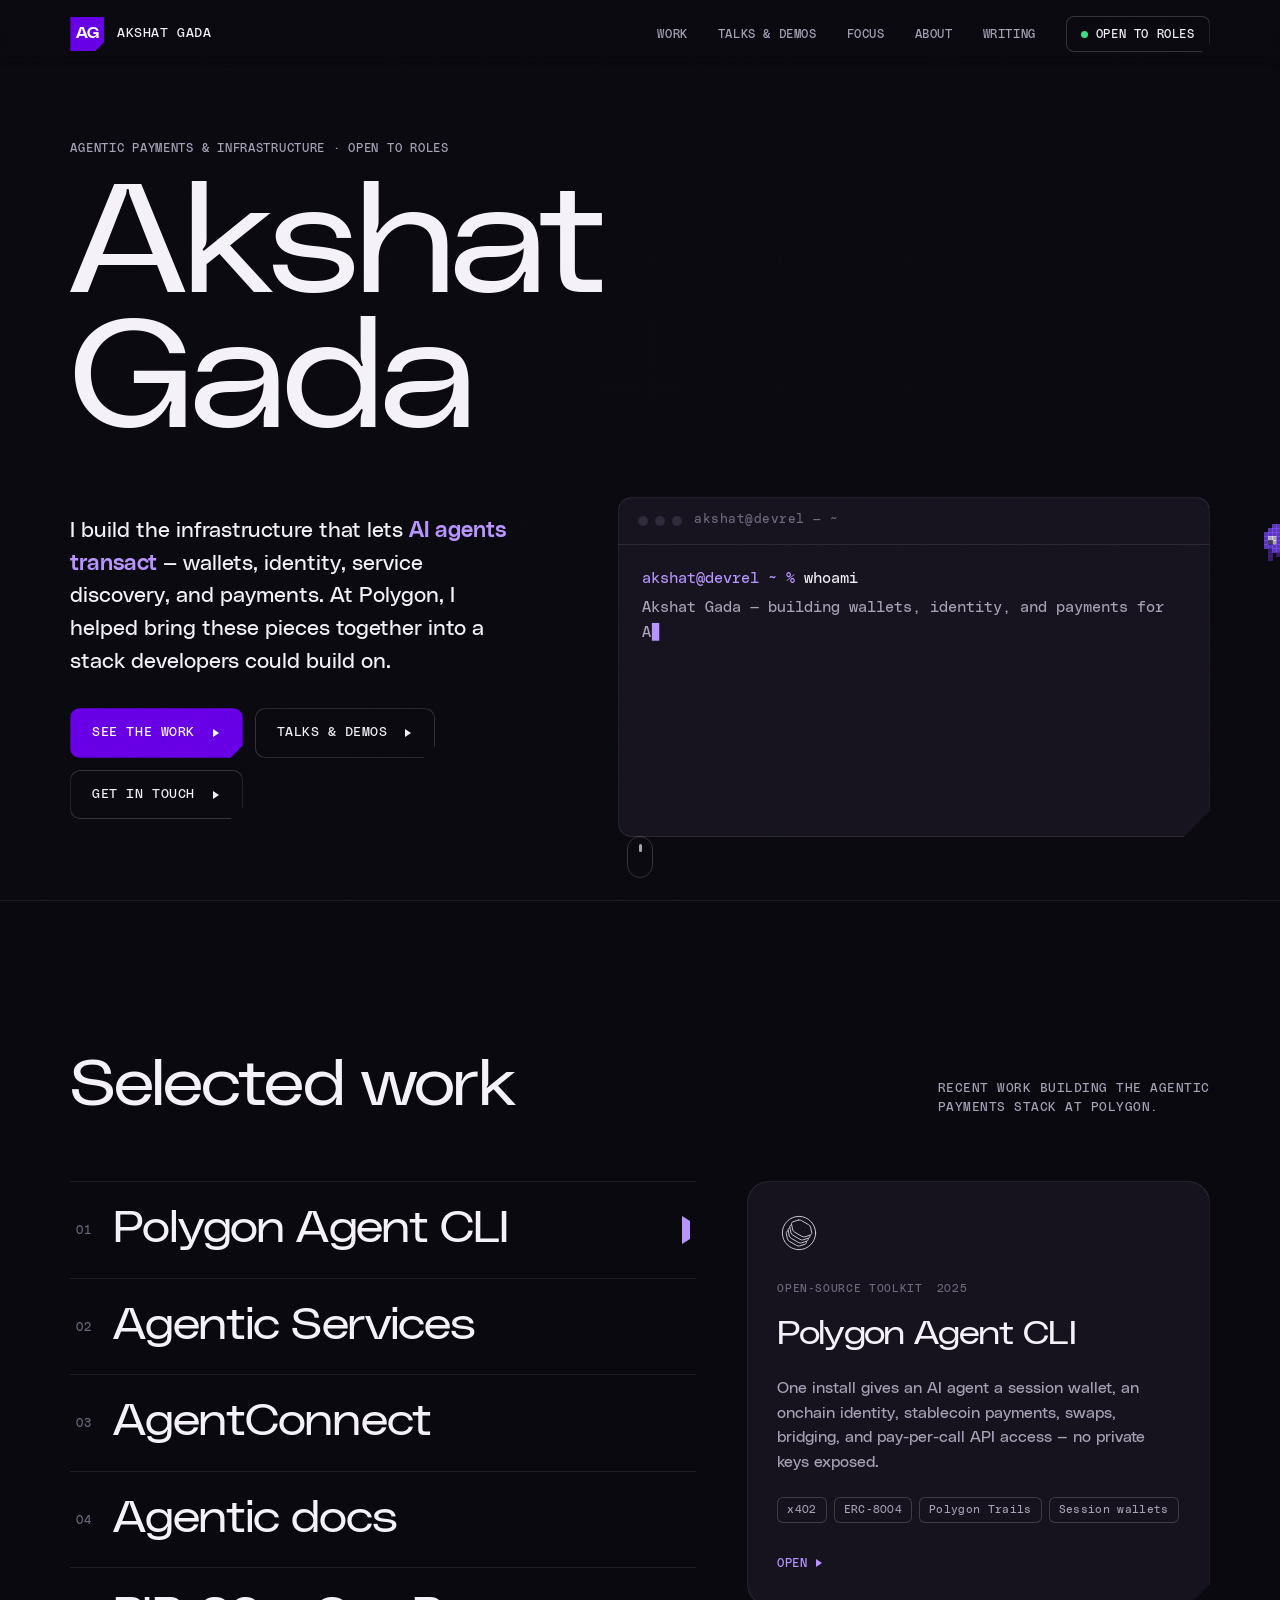
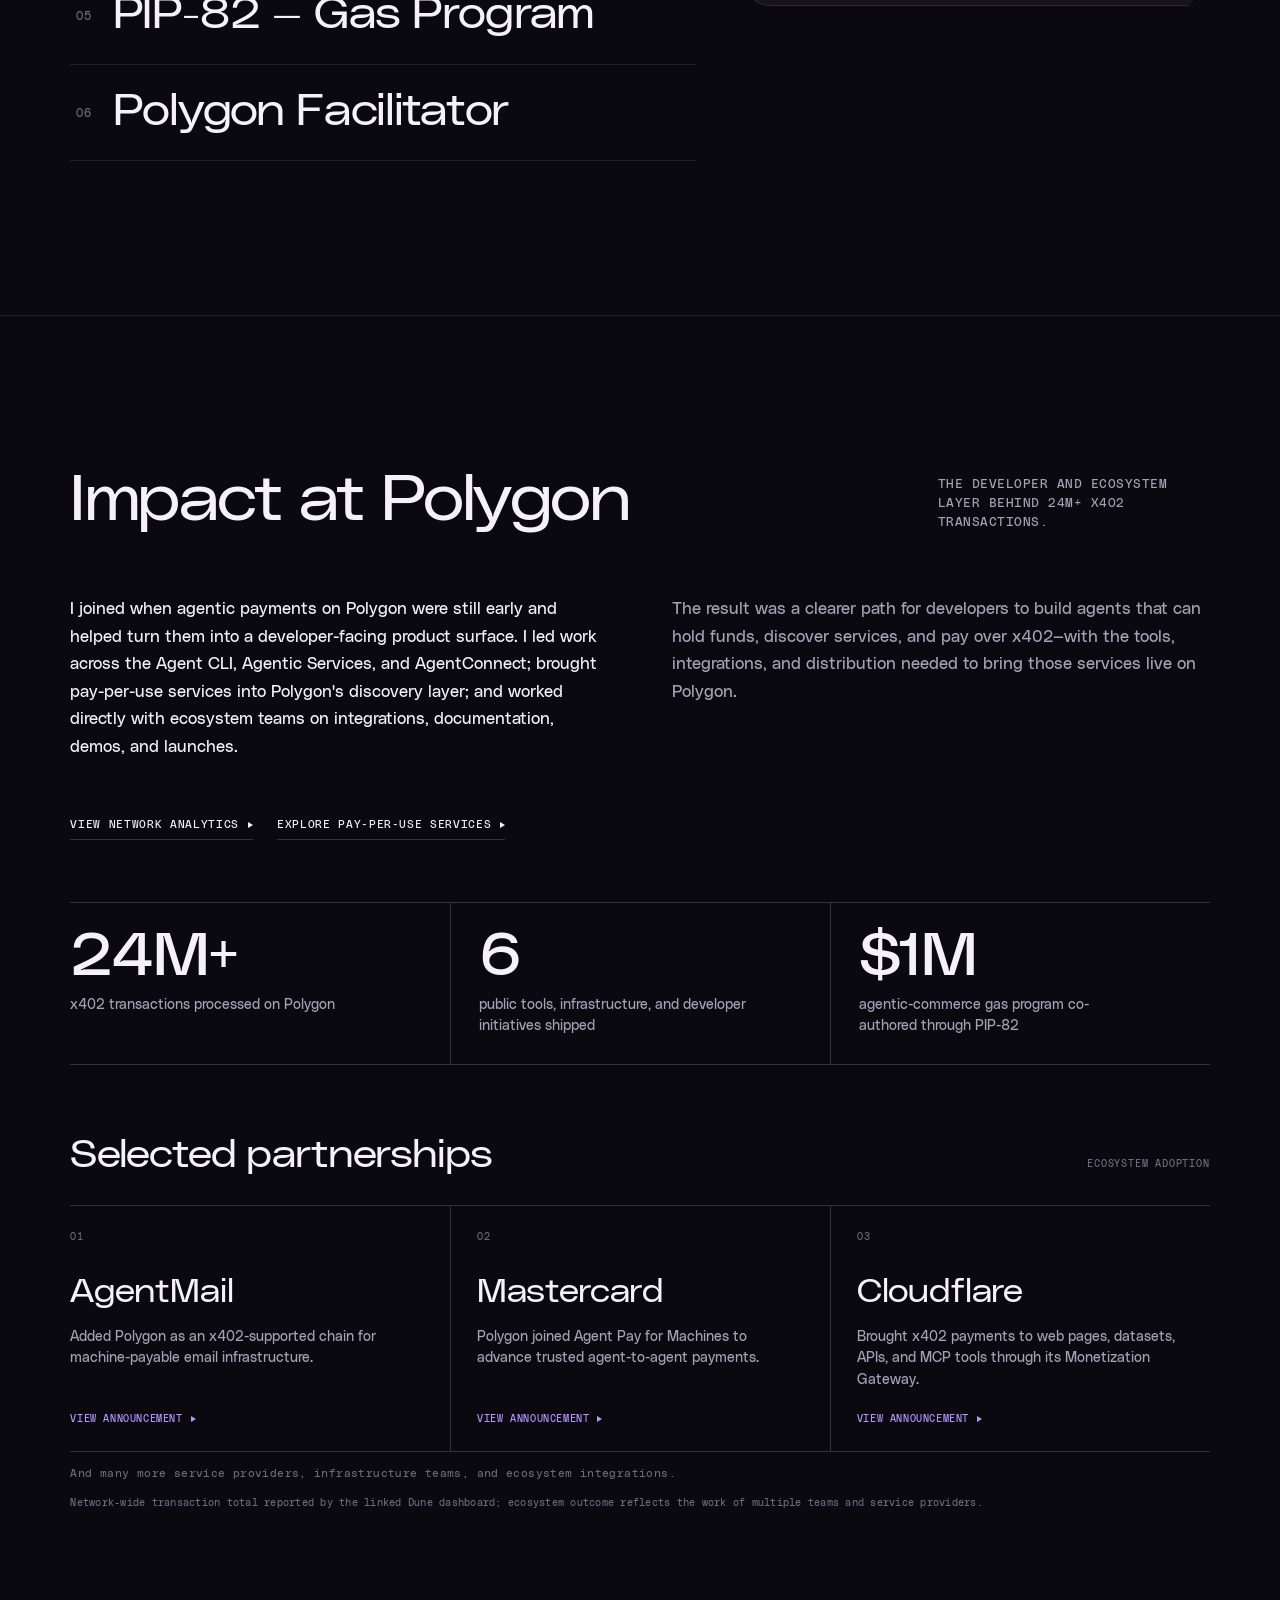
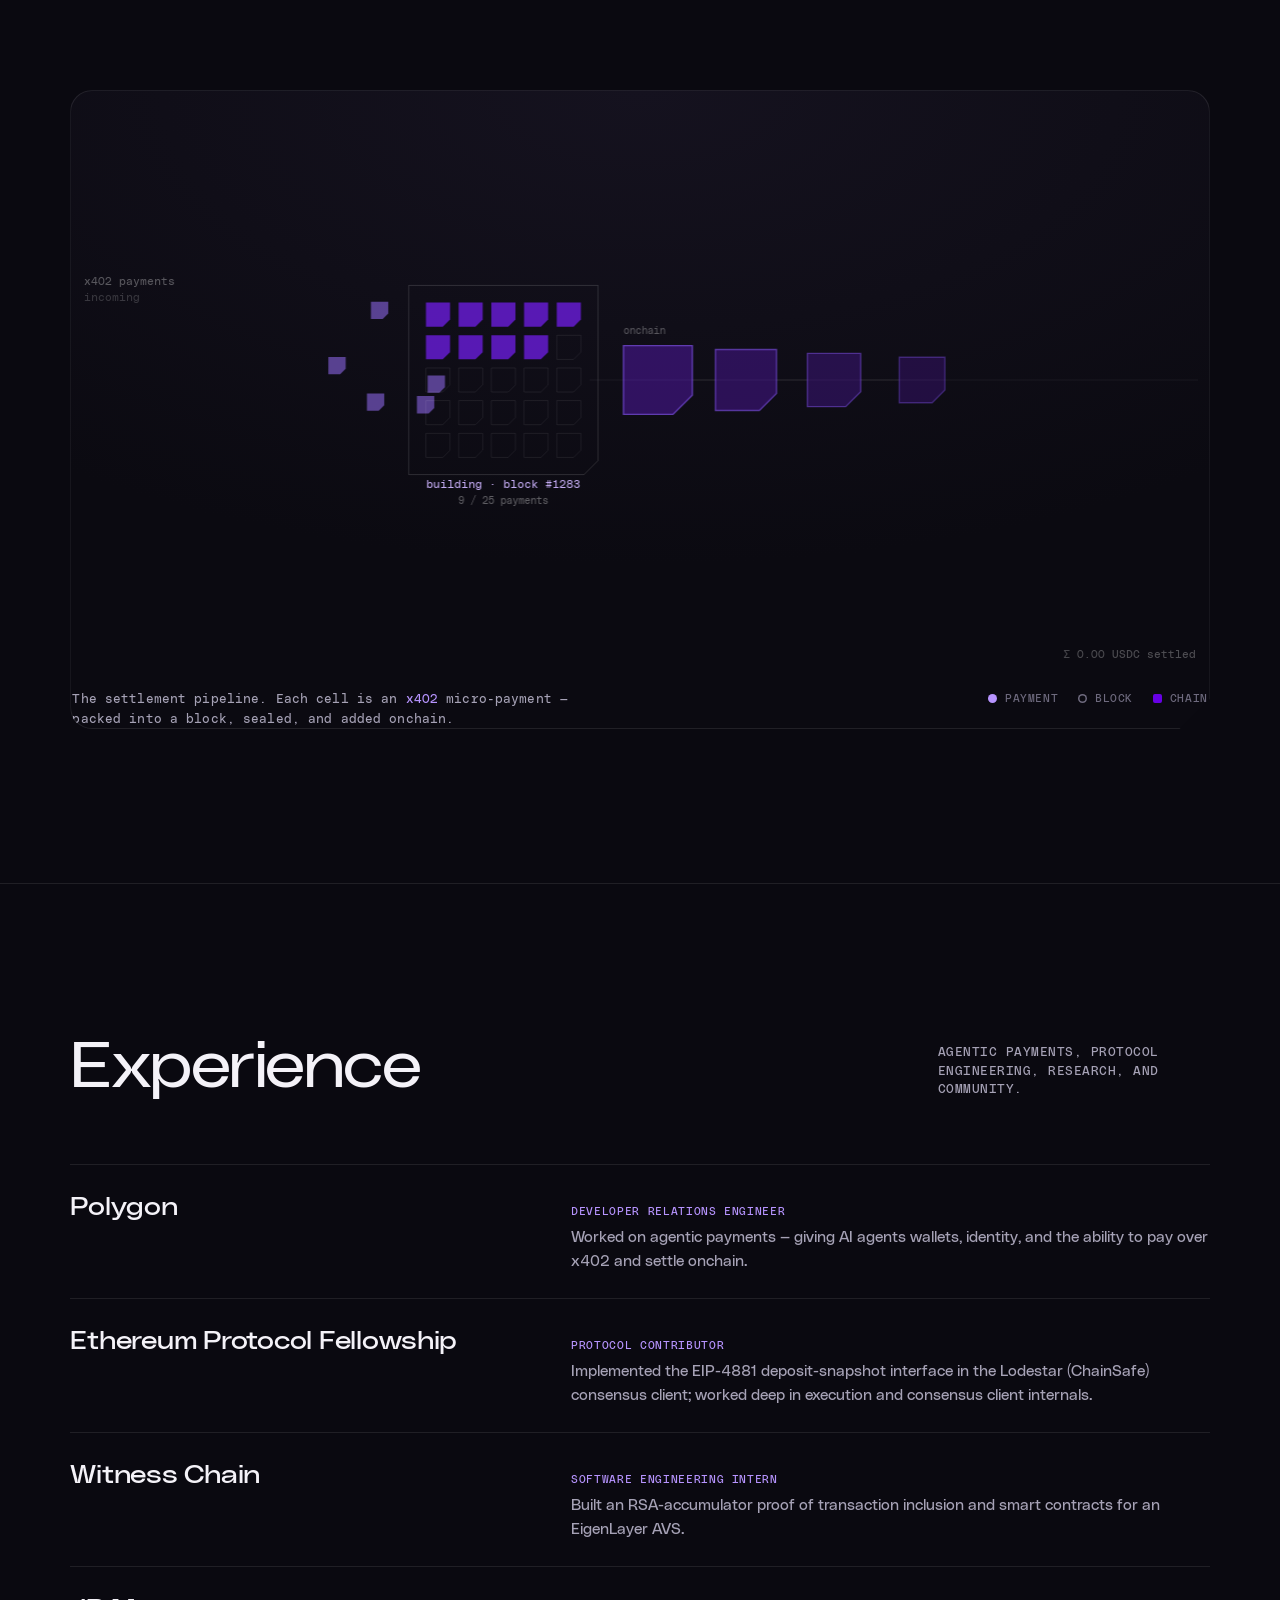
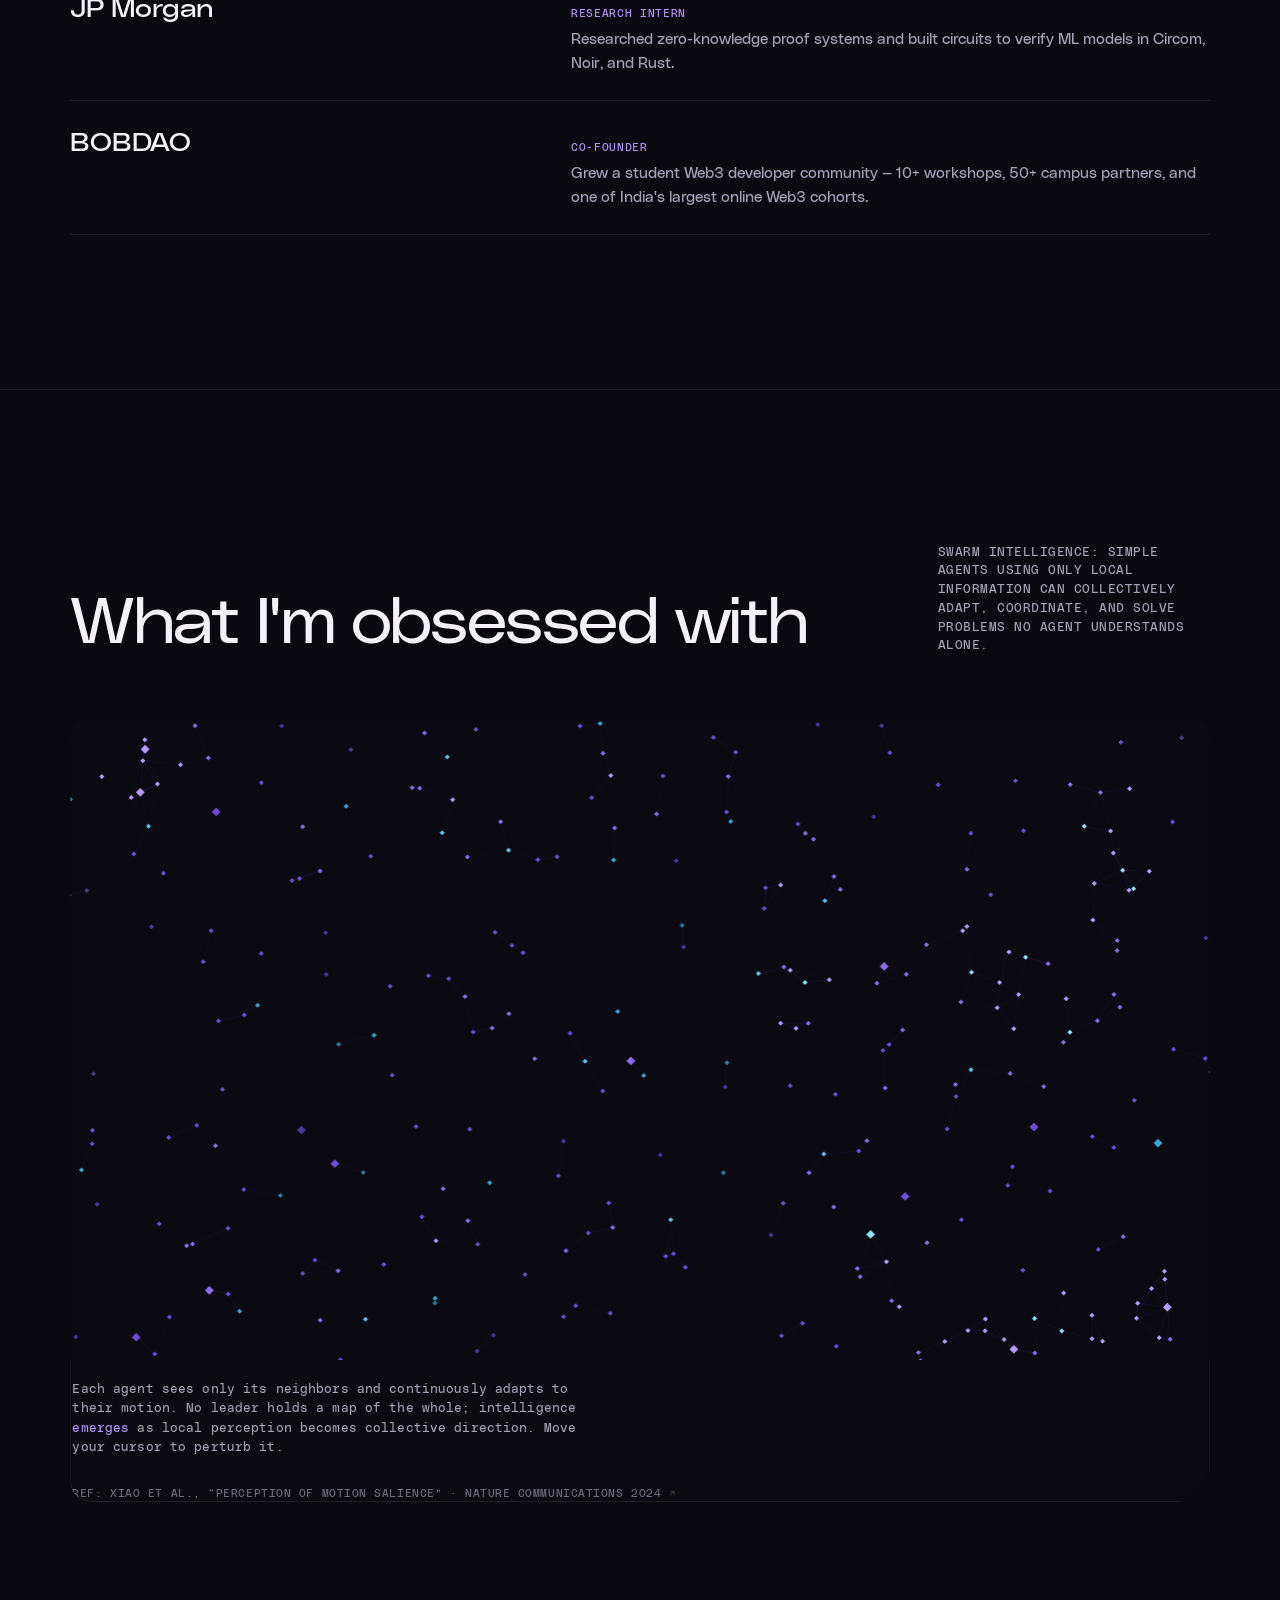
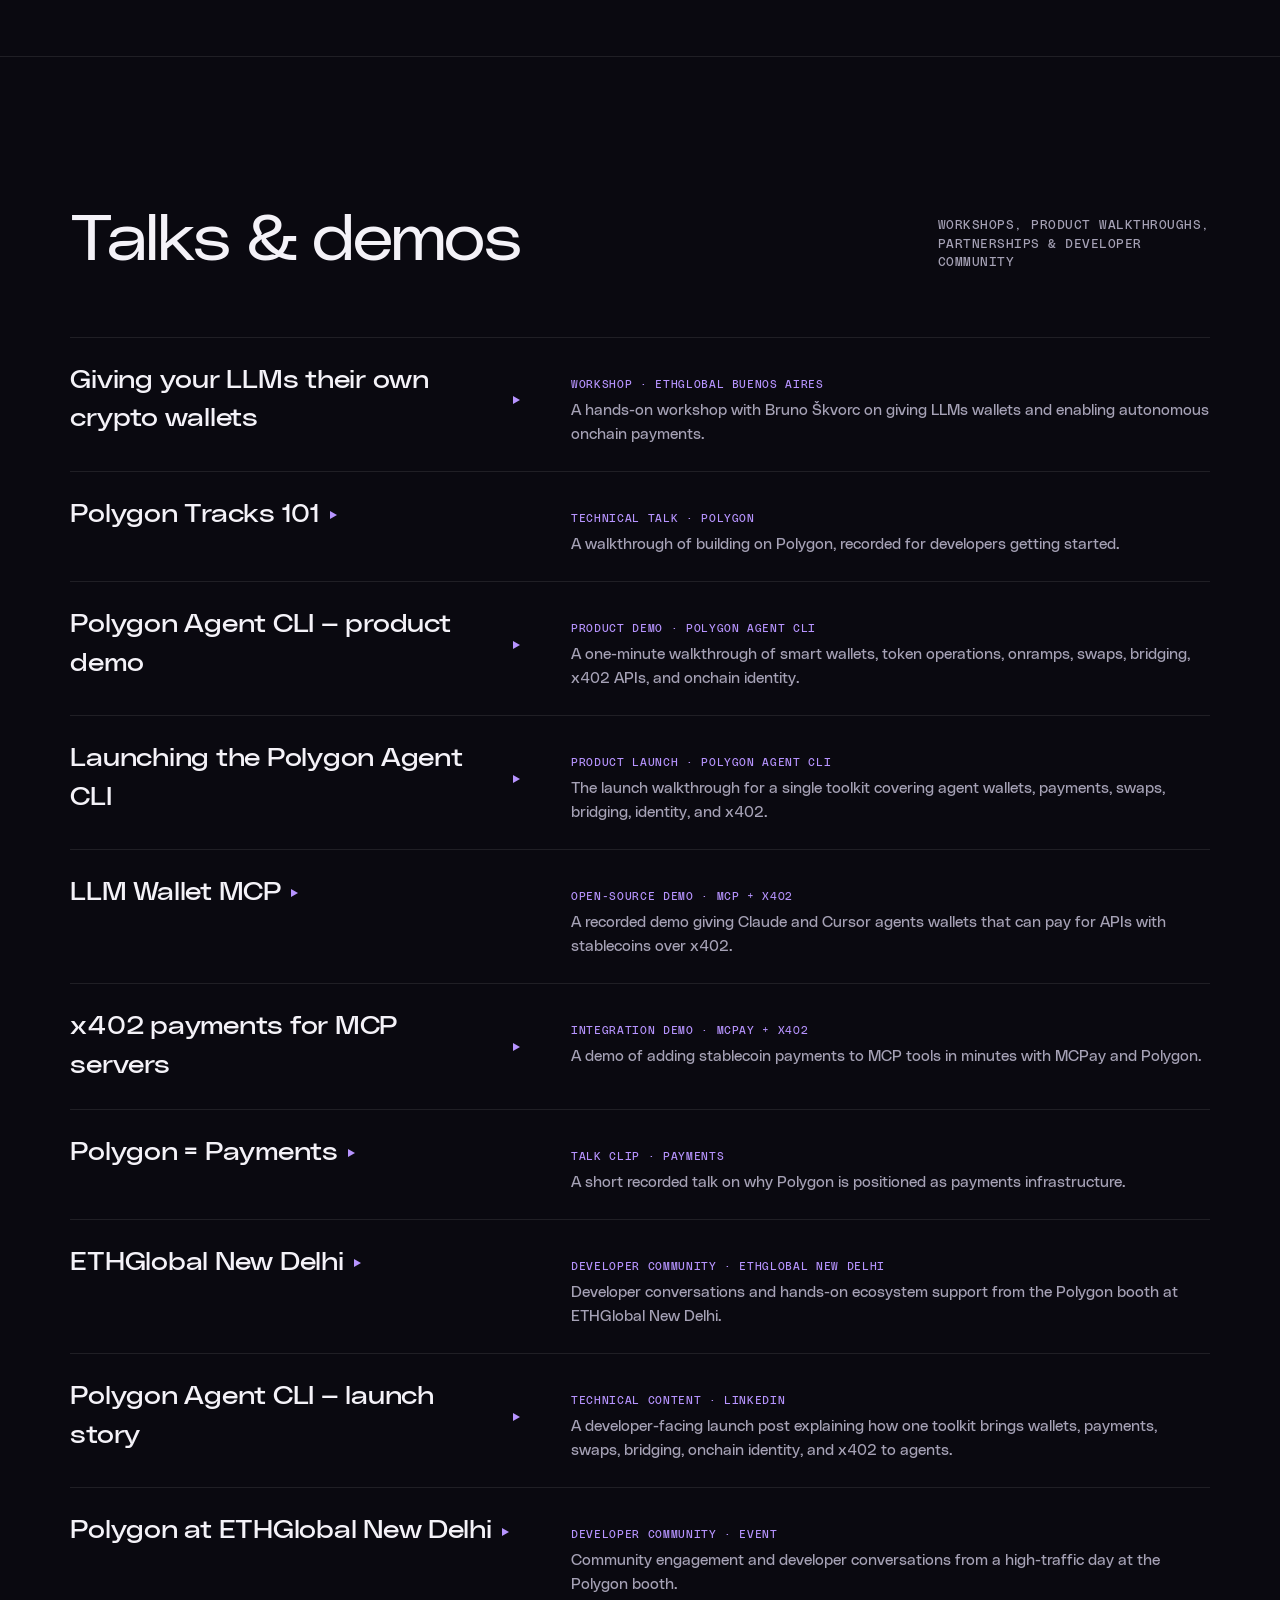
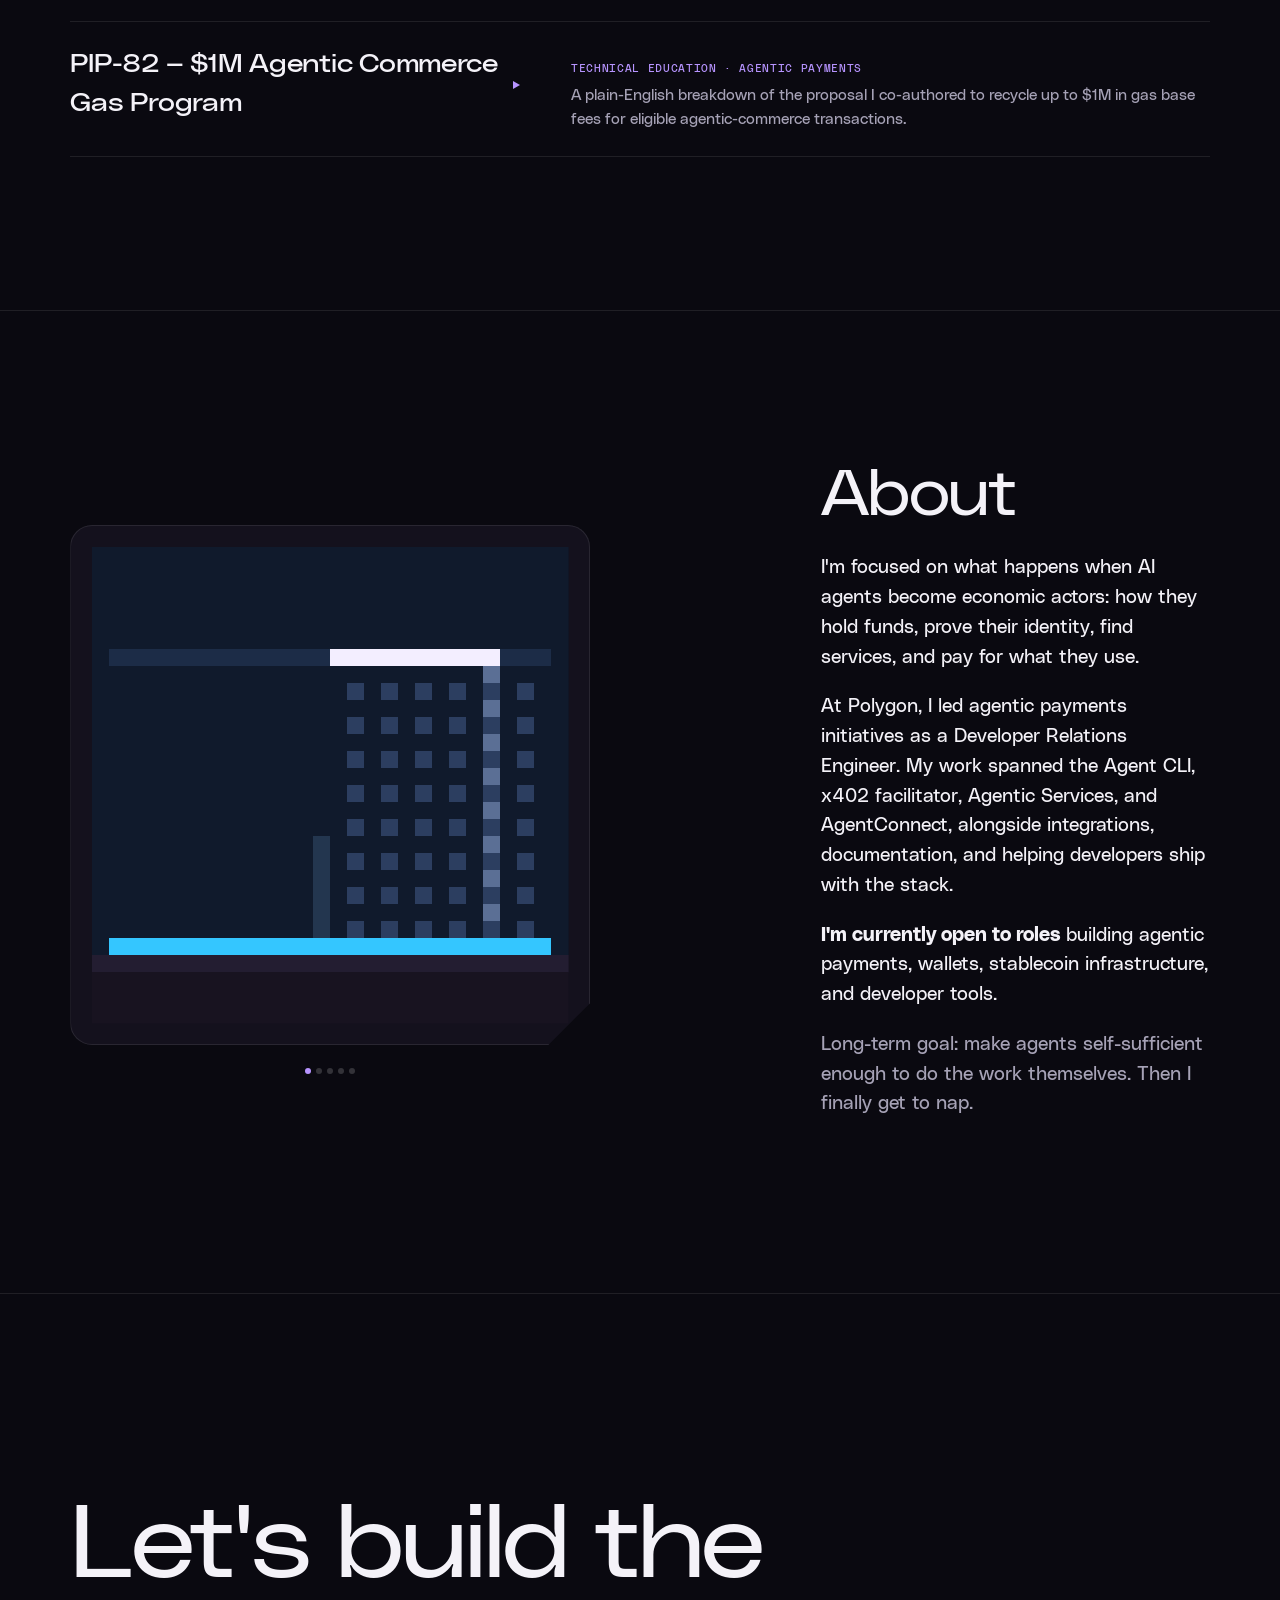
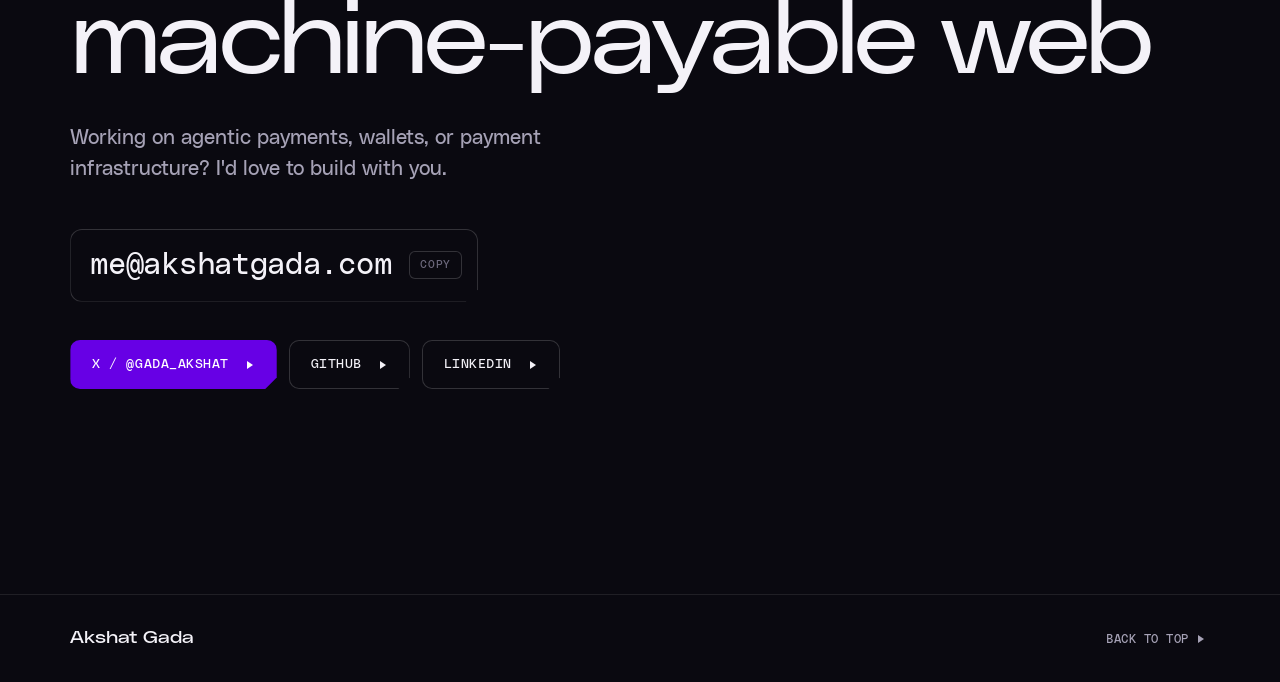
<file: index.html>
<!doctype html>
<html lang="en" data-theme="dark">
<head>
  <meta charset="utf-8" />
  <meta name="viewport" content="width=device-width, initial-scale=1" />
  <title>Akshat Gada — Agentic Payments &amp; Infrastructure</title>
  <meta name="description" content="Akshat Gada builds agentic payments infrastructure: wallets, identity, service discovery, and x402 payments for AI agents. Previously led agentic payments initiatives at Polygon Labs." />
  <meta name="author" content="Akshat Gada" />
  <meta name="keywords" content="Akshat Gada, agentic payments, Polygon, x402, developer relations engineer, stablecoin payments, onchain settlement, AI agents, machine-payable web" />
  <link rel="canonical" href="https://akshatgada.com/" />
  <meta name="robots" content="index, follow, max-image-preview:large, max-snippet:-1, max-video-preview:-1" />
  <meta name="theme-color" content="#0A0910" />
  <link rel="icon" type="image/svg+xml" href="/favicon.svg" />
  <link rel="alternate" type="application/rss+xml" title="Akshat Gada — Writing" href="/blog/feed.xml" />

  <meta property="og:type" content="website" />
  <meta property="og:site_name" content="Akshat Gada" />
  <meta property="og:url" content="https://akshatgada.com/" />
  <meta property="og:locale" content="en_US" />
  <meta property="og:title" content="Akshat Gada — building the machine-payable web" />
  <meta property="og:description" content="Building wallets, identity, service discovery, and payment infrastructure for AI agents. Previously led agentic payments initiatives at Polygon Labs." />
  <meta property="og:image" content="https://akshatgada.com/assets/og.png" />
  <meta property="og:image:width" content="1200" />
  <meta property="og:image:height" content="630" />
  <meta property="og:image:alt" content="Akshat Gada — building the machine-payable web" />
  <meta name="twitter:card" content="summary_large_image" />
  <meta name="twitter:site" content="@gada_akshat" />
  <meta name="twitter:creator" content="@gada_akshat" />
  <meta name="twitter:title" content="Akshat Gada — building the machine-payable web" />
  <meta name="twitter:description" content="Building wallets, identity, service discovery, and x402 payments for AI agents. Previously at Polygon Labs." />
  <meta name="twitter:image" content="https://akshatgada.com/assets/og.png" />

  <script type="application/ld+json">
  {
    "@context": "https://schema.org",
    "@graph": [
      {
        "@type": "Person",
        "@id": "https://akshatgada.com/#akshat",
        "name": "Akshat Gada",
        "givenName": "Akshat",
        "familyName": "Gada",
        "url": "https://akshatgada.com/",
        "image": "https://akshatgada.com/assets/og.png",
        "jobTitle": "Agentic Payments Engineer",
        "description": "Akshat Gada builds wallets, identity, service discovery, and payment infrastructure for AI agents. Previously, he led agentic payments initiatives as a Developer Relations Engineer at Polygon Labs.",
        "email": "mailto:me@akshatgada.com",
        "knowsAbout": ["Agentic payments", "x402", "Stablecoin payments", "Onchain settlement", "Polygon", "Blockchain", "Developer relations", "AI agents", "Zero-knowledge proofs"],
        "sameAs": [
          "https://x.com/gada_akshat",
          "https://www.linkedin.com/in/akshat-gada-719076228/",
          "https://github.com/AkshatGada"
        ]
      },
      {
        "@type": "WebSite",
        "@id": "https://akshatgada.com/#website",
        "url": "https://akshatgada.com/",
        "name": "Akshat Gada",
        "description": "Portfolio of Akshat Gada — building agentic payments infrastructure and developer tools.",
        "publisher": { "@id": "https://akshatgada.com/#akshat" },
        "inLanguage": "en"
      },
      {
        "@type": "ProfilePage",
        "@id": "https://akshatgada.com/#profilepage",
        "url": "https://akshatgada.com/",
        "name": "Akshat Gada — Agentic Payments",
        "isPartOf": { "@id": "https://akshatgada.com/#website" },
        "mainEntity": { "@id": "https://akshatgada.com/#akshat" },
        "inLanguage": "en"
      }
    ]
  }
  </script>

  <link rel="preload" href="fonts/PolySans-SlimWide.woff2" as="font" type="font/woff2" crossorigin />
  <link rel="preload" href="fonts/PolySans-Neutral.woff2" as="font" type="font/woff2" crossorigin />
  <link rel="preload" href="fonts/PolySans-NeutralMono.woff2" as="font" type="font/woff2" crossorigin />
  <link rel="stylesheet" href="colors_and_type.css?v=20260719-purple" />
  <link rel="stylesheet" href="styles.css?v=20260724-impact" />
</head>
<body>

  <!-- ambient background: agents floating + passing coins -->
  <canvas class="bgfx" id="bgfx" aria-hidden="true"></canvas>
  <!-- film grain over everything -->
  <div class="grain" aria-hidden="true"></div>
  <!-- scroll progress -->
  <div class="progress" aria-hidden="true"></div>

  <a class="skip-link" href="#main">Skip to content</a>

  <!-- ─────────── NAV ─────────── -->
  <nav class="nav" aria-label="Primary">
    <a class="brand" href="#top" data-magnetic aria-label="Akshat Gada — top">
      <span class="brand-mark" aria-hidden="true">AG</span>
      <span class="brand-name">Akshat Gada</span>
    </a>
    <button class="nav-toggle" aria-expanded="false" aria-controls="nav-menu" aria-label="Open menu"><span></span><span></span></button>
    <div class="nav-menu" id="nav-menu">
      <a href="#work" data-magnetic>Work</a>
      <a href="#talks" data-magnetic>Talks &amp; demos</a>
      <a href="#focus" data-magnetic>Focus</a>
      <a href="#about" data-magnetic>About</a>
      <a href="blog/" data-magnetic>Writing</a>
      <a class="nav-status" href="#contact" data-magnetic><span class="pulse" aria-hidden="true"></span>Open to roles</a>
    </div>
  </nav>

  <main id="main">
  <span id="top"></span>

  <!-- ─────────── HERO ─────────── -->
  <header class="hero">
    <div class="hero-glow" aria-hidden="true"></div>
    <div class="hero-spot" aria-hidden="true"></div>

    <div class="hero-status reveal">
      <span>Agentic Payments &amp; Infrastructure · Open to roles</span>
    </div>

    <h1 class="hero-name">
      <span class="scramble" data-text="Akshat">Akshat</span>
      <span class="scramble" data-text="Gada">Gada</span>
    </h1>

    <div class="hero-cols">
      <div class="hero-thesis reveal" data-delay="1">
        <p class="lede">I build the infrastructure that lets <strong>AI agents transact</strong> — wallets, identity, service discovery, and payments. At Polygon, I helped bring these pieces together into a stack developers could build on.</p>
        <div class="hero-cta">
          <a class="btn btn-primary" href="#work" data-magnetic>See the work <span class="tri" aria-hidden="true"></span></a>
          <a class="btn btn-ghost" href="#talks" data-magnetic>Talks &amp; demos <span class="tri" aria-hidden="true"></span></a>
          <a class="btn btn-ghost" href="#contact" data-magnetic>Get in touch <span class="tri" aria-hidden="true"></span></a>
        </div>
      </div>

      <!-- SIGNATURE: self-running console (decorative; same info lives in About/Work) -->
      <section class="term reveal" data-delay="2" aria-hidden="true">
        <div class="term-bar">
          <span class="term-dots"><i></i><i></i><i></i></span>
          <span class="term-title">akshat@devrel — ~</span>
        </div>
        <div class="term-body" id="term-body">
          <!-- static fallback for no-JS; replaced by the typing loop when JS runs -->
          <div class="term-line"><span class="term-prompt">akshat@devrel ~ %</span> <span class="term-cmd">whoami</span></div>
          <div class="term-out">Akshat Gada — building wallets, identity, and payments for AI agents.</div>
        </div>
      </section>
    </div>

    <a class="scroll-cue" href="#work" aria-label="Scroll down"><span></span></a>
  </header>

  <!-- ─────────── WORK (interactive hover-reveal list) ─────────── -->
  <section id="work" class="work">
    <div class="section-head reveal">
      <h2 class="section-title">Selected work</h2>
      <p class="section-note">Recent work building the agentic payments stack at Polygon.</p>
    </div>

    <div class="work-grid">
      <ol class="work-list" id="work-list">
        <li>
          <a class="work-item is-active" href="https://polygon.technology/agent-cli" target="_blank" rel="noopener" aria-haspopup="dialog" aria-controls="agent-cli-dialog" data-project-chooser="agent-cli"
             data-icon="icons/grey/oms.svg" data-kind="Open-source toolkit" data-year="2025">
            <span class="work-index">01</span>
            <span class="work-name">Polygon Agent CLI</span>
            <span class="work-flag" aria-hidden="true"><span class="tri"></span></span>
            <span class="work-detail">
              <span class="work-desc">One install gives an AI agent a session wallet, an onchain identity, stablecoin payments, swaps, bridging, and pay-per-call API access — no private keys exposed.</span>
              <span class="work-tech"><i>x402</i><i>ERC-8004</i><i>Polygon Trails</i><i>Session wallets</i></span>
            </span>
          </a>
        </li>
        <li>
          <a class="work-item" href="https://agent-discovery.polygon.org/discover" target="_blank" rel="noopener"
             data-icon="icons/grey/ecosystem.svg" data-kind="Discovery" data-year="2026">
            <span class="work-index">02</span>
            <span class="work-name">Agentic Services</span>
            <span class="work-flag" aria-hidden="true"><span class="tri"></span></span>
            <span class="work-detail">
              <span class="work-desc">A directory of x402 services an agent can find and call, paying per request in USDC with no keys. Part of Polygon's Open Money Stack.</span>
              <span class="work-tech"><i>x402</i><i>USDC</i><i>Open Money Stack</i></span>
            </span>
          </a>
        </li>
        <li>
          <a class="work-item" href="https://agentconnect.polygon.technology/" target="_blank" rel="noopener"
             data-icon="icons/grey/wallet.svg" data-kind="Wallet connector" data-year="2026">
            <span class="work-index">03</span>
            <span class="work-name">AgentConnect</span>
            <span class="work-flag" aria-hidden="true"><span class="tri"></span></span>
            <span class="work-detail">
              <span class="work-desc">Links an agent to a real, user-approved Polygon wallet, and serves the machine-readable skill agents fetch to learn the full onchain lifecycle.</span>
              <span class="work-tech"><i>SKILL.md</i><i>Sequence</i><i>x402</i></span>
            </span>
          </a>
        </li>
        <li>
          <a class="work-item" href="https://docs.polygon.technology/payment-services/agentic-payments/agent-integration/intro" target="_blank" rel="noopener"
             data-icon="icons/grey/docs.svg" data-kind="Developer docs" data-year="2026">
            <span class="work-index">04</span>
            <span class="work-name">Agentic docs</span>
            <span class="work-flag" aria-hidden="true"><span class="tri"></span></span>
            <span class="work-detail">
              <span class="work-desc">The developer guide for agents that pay onchain — how they negotiate price, sign intents, and settle per request with x402 and ERC-8004.</span>
              <span class="work-tech"><i>x402</i><i>ERC-8004</i><i>MCP</i></span>
            </span>
          </a>
        </li>
        <li>
          <a class="work-item" href="https://forum.polygon.technology/t/pip-82-agentic-commerce-gas-program/21721" target="_blank" rel="noopener"
             data-icon="icons/grey/up.svg" data-kind="Governance · co-author" data-year="2026">
            <span class="work-index">05</span>
            <span class="work-name">PIP-82 — Gas Program</span>
            <span class="work-flag" aria-hidden="true"><span class="tri"></span></span>
            <span class="work-detail">
              <span class="work-desc">Co-authored Polygon Improvement Proposal — the Agentic Commerce Gas Program — recycling up to $1M in base-fee rebates to public x402 facilitators to cut gas friction for agent-to-agent commerce.</span>
              <span class="work-tech"><i>x402</i><i>PIP</i><i>Gas rebates</i></span>
            </span>
          </a>
        </li>
        <li>
          <a class="work-item" href="https://github.com/0xPolygon/x402-rs" target="_blank" rel="noopener"
             data-icon="icons/grey/secured-coin.svg" data-kind="Rust · facilitator" data-year="2026">
            <span class="work-index">06</span>
            <span class="work-name">Polygon Facilitator</span>
            <span class="work-flag" aria-hidden="true"><span class="tri"></span></span>
            <span class="work-detail">
              <span class="work-desc">Polygon's x402 facilitator (x402-rs) — the engine that verifies and settles every payment. Server middleware gates a route behind a price; client middleware pays it transparently. Production Rust.</span>
              <span class="work-tech"><i>x402 v1 + v2</i><i>Axum</i><i>EVM</i></span>
            </span>
          </a>
        </li>
      </ol>

      <aside class="work-preview" id="work-preview" aria-hidden="true">
        <div class="wp-inner" data-tilt>
          <img class="wp-icon" id="wp-icon" src="icons/grey/oms.svg" alt="" width="44" height="44" />
          <div class="wp-meta"><span id="wp-kind">Open-source toolkit</span><span id="wp-year">2025</span></div>
          <h3 class="wp-name" id="wp-name">Polygon Agent CLI</h3>
          <p class="wp-desc" id="wp-desc"></p>
          <ul class="wp-tech" id="wp-tech"></ul>
          <span class="wp-open">Open <span class="tri" aria-hidden="true"></span></span>
        </div>
      </aside>
    </div>
  </section>

  <!-- ─────────── POLYGON IMPACT ─────────── -->
  <section class="polygon-impact" aria-labelledby="polygon-impact-title">
    <div class="section-head reveal">
      <h2 class="section-title" id="polygon-impact-title">Impact at Polygon</h2>
      <p class="section-note">The developer and ecosystem layer behind 24M+ x402 transactions.</p>
    </div>
    <div class="impact-shell reveal">
      <div class="impact-copy">
        <p>I joined when agentic payments on Polygon were still early and helped turn them into a developer-facing product surface. I led work across the Agent CLI, Agentic Services, and AgentConnect; brought pay-per-use services into Polygon's discovery layer; and worked directly with ecosystem teams on integrations, documentation, demos, and launches.</p>
        <p>The result was a clearer path for developers to build agents that can hold funds, discover services, and pay over x402—with the tools, integrations, and distribution needed to bring those services live on Polygon.</p>
        <div class="impact-links">
          <a href="https://dune.com/hashed_official/x402-analytics" target="_blank" rel="noopener" data-magnetic>View network analytics <span class="tri" aria-hidden="true"></span></a>
          <a href="https://agentic.market/" target="_blank" rel="noopener" data-magnetic>Explore pay-per-use services <span class="tri" aria-hidden="true"></span></a>
        </div>
      </div>

      <dl class="impact-stats" aria-label="Polygon agentic payments outcomes">
        <div>
          <dt>24M+</dt>
          <dd>x402 transactions processed on Polygon</dd>
        </div>
        <div>
          <dt>6</dt>
          <dd>public tools, infrastructure, and developer initiatives shipped</dd>
        </div>
        <div>
          <dt>$1M</dt>
          <dd>agentic-commerce gas program co-authored through PIP-82</dd>
        </div>
      </dl>

      <div class="impact-partners">
        <div class="impact-partners-head">
          <h3>Selected partnerships</h3>
          <span>Ecosystem adoption</span>
        </div>
        <div class="partner-grid">
          <a href="https://x.com/gada_akshat/status/2072803287729135874?s=20" target="_blank" rel="noopener">
            <span class="partner-index">01</span>
            <strong>AgentMail</strong>
            <p>Added Polygon as an x402-supported chain for machine-payable email infrastructure.</p>
            <span class="partner-open">View announcement <i class="tri" aria-hidden="true"></i></span>
          </a>
          <a href="https://x.com/0xPolygon/status/2064707251886334302" target="_blank" rel="noopener">
            <span class="partner-index">02</span>
            <strong>Mastercard</strong>
            <p>Polygon joined Agent Pay for Machines to advance trusted agent-to-agent payments.</p>
            <span class="partner-open">View announcement <i class="tri" aria-hidden="true"></i></span>
          </a>
          <a href="https://x.com/0xPolygon/status/2072766570892235079?s=20" target="_blank" rel="noopener">
            <span class="partner-index">03</span>
            <strong>Cloudflare</strong>
            <p>Brought x402 payments to web pages, datasets, APIs, and MCP tools through its Monetization Gateway.</p>
            <span class="partner-open">View announcement <i class="tri" aria-hidden="true"></i></span>
          </a>
        </div>
        <p class="partners-more">And many more service providers, infrastructure teams, and ecosystem integrations.</p>
      </div>

      <p class="impact-source">Network-wide transaction total reported by the linked Dune dashboard; ecosystem outcome reflects the work of multiple teams and service providers.</p>
    </div>
  </section>

  <!-- ─────────── SETTLEMENT PIPELINE (no heading) ─────────── -->
  <section class="econ-band">
    <figure class="econ reveal">
      <canvas id="econ-canvas" class="econ-canvas" aria-hidden="true"></canvas>
      <figcaption class="econ-cap">
        <span class="econ-cap-line">The settlement pipeline. Each cell is an <span class="econ-x402">x402</span> micro-payment — packed into a block, sealed, and added onchain.</span>
        <span class="econ-legend" aria-hidden="true">
          <span><i class="dot-agent"></i> payment</span>
          <span><i class="dot-svc"></i> block</span>
          <span><i class="dot-fac"></i> chain</span>
        </span>
      </figcaption>
    </figure>
  </section>

  <!-- ─────────── EXPERIENCE ─────────── -->
  <section id="experience" class="experiments">
    <div class="section-head reveal">
      <h2 class="section-title">Experience</h2>
      <p class="section-note">Agentic payments, protocol engineering, research, and community.</p>
    </div>
    <ul class="exp-list">
      <li class="exp reveal">
        <span class="exp-name">Polygon</span>
        <span class="exp-desc"><span class="exp-role">Developer Relations Engineer </span>Worked on agentic payments — giving AI agents wallets, identity, and the ability to pay over x402 and settle onchain.</span>
      </li>
      <li class="exp reveal" data-delay="1">
        <span class="exp-name">Ethereum Protocol Fellowship</span>
        <span class="exp-desc"><span class="exp-role">Protocol Contributor</span>Implemented the EIP-4881 deposit-snapshot interface in the Lodestar (ChainSafe) consensus client; worked deep in execution and consensus client internals.</span>
      </li>
      <li class="exp reveal" data-delay="2">
        <span class="exp-name">Witness Chain</span>
        <span class="exp-desc"><span class="exp-role">Software Engineering Intern</span>Built an RSA-accumulator proof of transaction inclusion and smart contracts for an EigenLayer AVS.</span>
      </li>
      <li class="exp reveal" data-delay="3">
        <span class="exp-name">JP Morgan</span>
        <span class="exp-desc"><span class="exp-role">Research Intern</span>Researched zero-knowledge proof systems and built circuits to verify ML models in Circom, Noir, and Rust.</span>
      </li>
      <li class="exp reveal">
        <span class="exp-name">BOBDAO</span>
        <span class="exp-desc"><span class="exp-role">Co-founder</span>Grew a student Web3 developer community — 10+ workshops, 50+ campus partners, and one of India's largest online Web3 cohorts.</span>
      </li>
    </ul>
  </section>

  <!-- ─────────── FOCUS / emergence ─────────── -->
  <section id="focus" class="focus">
    <div class="section-head reveal">
      <h2 class="section-title">What I'm obsessed with</h2>
      <p class="section-note">Swarm intelligence: simple agents using only local information can collectively adapt, coordinate, and solve problems no agent understands alone.</p>
    </div>

    <figure class="swarm reveal">
      <canvas id="swarm-canvas" class="swarm-canvas" aria-hidden="true"></canvas>
      <figcaption class="econ-cap">
        <span class="econ-cap-line">Each agent sees only its neighbors and continuously adapts to their motion. No leader holds a map of the whole; intelligence <span class="econ-x402">emerges</span> as local perception becomes collective direction. Move your cursor to perturb it.</span>
        <a class="swarm-cite" href="https://www.nature.com/articles/s41467-024-49151-x" target="_blank" rel="noopener noreferrer">Ref: Xiao et al., “Perception of Motion Salience” · Nature Communications 2024 <span class="cite-arr" aria-hidden="true">↗</span></a>
      </figcaption>
    </figure>
  </section>

  <!-- ─────────── TALKS & DEMOS ─────────── -->
  <section id="talks" class="experiments">
    <div class="section-head reveal">
      <h2 class="section-title">Talks &amp; demos</h2>
      <span class="section-note">Workshops, product walkthroughs, partnerships &amp; developer community</span>
    </div>
    <ul class="exp-list" id="exp-list">
      <li class="exp reveal">
        <a class="exp-name exp-link" href="https://www.youtube.com/watch?v=62-WGHt-Qdw&amp;list=PLXzKMXK2aHh76O7FfAHPJkZcqTIfYpoyf&amp;index=33" target="_blank" rel="noopener" data-magnetic>Giving your LLMs their own crypto wallets <span class="tri" aria-hidden="true"></span></a>
        <span class="exp-desc"><span class="exp-role">Workshop · ETHGlobal Buenos Aires</span>A hands-on workshop with Bruno Škvorc on giving LLMs wallets and enabling autonomous onchain payments.</span>
      </li>
      <li class="exp reveal">
        <a class="exp-name exp-link" href="https://www.youtube.com/watch?v=3Ba9KkJOsoc" target="_blank" rel="noopener" data-magnetic>Polygon Tracks 101 <span class="tri" aria-hidden="true"></span></a>
        <span class="exp-desc"><span class="exp-role">Technical talk · Polygon</span>A walkthrough of building on Polygon, recorded for developers getting started.</span>
      </li>
      <li class="exp reveal">
        <a class="exp-name exp-link" href="https://x.com/gada_akshat/status/2049589017310896550?s=20" target="_blank" rel="noopener" data-magnetic>Polygon Agent CLI — product demo <span class="tri" aria-hidden="true"></span></a>
        <span class="exp-desc"><span class="exp-role">Product demo · Polygon Agent CLI</span>A one-minute walkthrough of smart wallets, token operations, onramps, swaps, bridging, x402 APIs, and onchain identity.</span>
      </li>
      <li class="exp reveal">
        <a class="exp-name exp-link" href="https://x.com/gada_akshat/status/2029574873190945083?s=20" target="_blank" rel="noopener" data-magnetic>Launching the Polygon Agent CLI <span class="tri" aria-hidden="true"></span></a>
        <span class="exp-desc"><span class="exp-role">Product launch · Polygon Agent CLI</span>The launch walkthrough for a single toolkit covering agent wallets, payments, swaps, bridging, identity, and x402.</span>
      </li>
      <li class="exp reveal">
        <a class="exp-name exp-link" href="https://x.com/gada_akshat/status/1981342070888681699?s=20" target="_blank" rel="noopener" data-magnetic>LLM Wallet MCP <span class="tri" aria-hidden="true"></span></a>
        <span class="exp-desc"><span class="exp-role">Open-source demo · MCP + x402</span>A recorded demo giving Claude and Cursor agents wallets that can pay for APIs with stablecoins over x402.</span>
      </li>
      <li class="exp reveal">
        <a class="exp-name exp-link" href="https://x.com/0xPolygonEco/status/1981060080058716289?s=20" target="_blank" rel="noopener" data-magnetic>x402 payments for MCP servers <span class="tri" aria-hidden="true"></span></a>
        <span class="exp-desc"><span class="exp-role">Integration demo · MCPay + x402</span>A demo of adding stablecoin payments to MCP tools in minutes with MCPay and Polygon.</span>
      </li>
      <li class="exp reveal">
        <a class="exp-name exp-link" href="https://x.com/gada_akshat/status/1974919277829648606?s=20" target="_blank" rel="noopener" data-magnetic>Polygon = Payments <span class="tri" aria-hidden="true"></span></a>
        <span class="exp-desc"><span class="exp-role">Talk clip · Payments</span>A short recorded talk on why Polygon is positioned as payments infrastructure.</span>
      </li>
      <li class="exp reveal">
        <a class="exp-name exp-link" href="https://x.com/gada_akshat/status/1971800206745522661?s=20" target="_blank" rel="noopener" data-magnetic>ETHGlobal New Delhi <span class="tri" aria-hidden="true"></span></a>
        <span class="exp-desc"><span class="exp-role">Developer community · ETHGlobal New Delhi</span>Developer conversations and hands-on ecosystem support from the Polygon booth at ETHGlobal New Delhi.</span>
      </li>
      <li class="exp reveal">
        <a class="exp-name exp-link" href="https://www.linkedin.com/feed/update/urn:li:activity:7435722632295124993/" target="_blank" rel="noopener" data-magnetic>Polygon Agent CLI — launch story <span class="tri" aria-hidden="true"></span></a>
        <span class="exp-desc"><span class="exp-role">Technical content · LinkedIn</span>A developer-facing launch post explaining how one toolkit brings wallets, payments, swaps, bridging, onchain identity, and x402 to agents.</span>
      </li>
      <li class="exp reveal">
        <a class="exp-name exp-link" href="https://www.linkedin.com/feed/update/urn:li:activity:7377563448672518144/" target="_blank" rel="noopener" data-magnetic>Polygon at ETHGlobal New Delhi <span class="tri" aria-hidden="true"></span></a>
        <span class="exp-desc"><span class="exp-role">Developer community · Event</span>Community engagement and developer conversations from a high-traffic day at the Polygon booth.</span>
      </li>
      <li class="exp reveal">
        <a class="exp-name exp-link" href="https://www.linkedin.com/feed/update/urn:li:activity:7427757311714197504/" target="_blank" rel="noopener" data-magnetic>PIP-82 — $1M Agentic Commerce Gas Program <span class="tri" aria-hidden="true"></span></a>
        <span class="exp-desc"><span class="exp-role">Technical education · Agentic payments</span>A plain-English breakdown of the proposal I co-authored to recycle up to $1M in gas base fees for eligible agentic-commerce transactions.</span>
      </li>
    </ul>
  </section>

  <!-- ─────────── ABOUT ─────────── -->
  <section id="about" class="about">
    <div class="about-grid">
      <div class="about-side reveal">
        <figure class="journey" data-tilt>
          <canvas id="journey-canvas" class="journey-canvas" aria-hidden="true"></canvas>
          <figcaption class="journey-cap"><span class="journey-dots" id="journey-dots" aria-hidden="true"></span></figcaption>
        </figure>
      </div>
      <div class="about-body reveal" data-delay="1">
        <h2 class="section-title">About</h2>
        <p>I'm focused on what happens when AI agents become economic actors: how they hold funds, prove their identity, find services, and pay for what they use.</p>
        <p>At Polygon, I led agentic payments initiatives as a Developer Relations Engineer. My work spanned the Agent CLI, x402 facilitator, Agentic Services, and AgentConnect, alongside integrations, documentation, and helping developers ship with the stack.</p>
        <p><strong>I'm currently open to roles</strong> building agentic payments, wallets, stablecoin infrastructure, and developer tools.</p>
        <p class="about-aside">Long-term goal: make agents self-sufficient enough to do the work themselves. Then I finally get to nap.</p>
      </div>
    </div>
  </section>

  <!-- ─────────── CONTACT ─────────── -->
  <section id="contact" class="contact">
    <div class="contact-glow" aria-hidden="true"></div>
    <h2 class="contact-title reveal">Let's build the<br />machine-payable web</h2>
    <p class="contact-sub reveal" data-delay="1">Working on agentic payments, wallets, or payment infrastructure? I'd love to build with you.</p>
    <div class="contact-email reveal" data-delay="2">
      <button class="email-copy" id="email-copy" type="button" data-email="me@akshatgada.com" data-magnetic aria-label="Copy email address me@akshatgada.com">
        <span class="email-text">me@akshatgada.com</span>
        <span class="email-state">Copy</span>
      </button>
    </div>
    <div class="contact-actions reveal" data-delay="3">
      <a class="btn btn-primary" href="https://x.com/gada_akshat" target="_blank" rel="noopener" data-magnetic>X / @gada_akshat <span class="tri" aria-hidden="true"></span></a>
      <a class="btn btn-ghost" href="https://github.com/AkshatGada" target="_blank" rel="noopener" data-magnetic>GitHub <span class="tri" aria-hidden="true"></span></a>
      <a class="btn btn-ghost" href="https://www.linkedin.com/in/akshat-gada-719076228/" target="_blank" rel="noopener" data-magnetic>LinkedIn <span class="tri" aria-hidden="true"></span></a>
    </div>
  </section>
  </main>

  <dialog class="project-dialog" id="agent-cli-dialog" aria-labelledby="agent-cli-dialog-title">
    <div class="project-dialog-card">
      <button class="project-dialog-close" type="button" aria-label="Close project links">×</button>
      <span class="project-dialog-eyebrow">Polygon Agent CLI</span>
      <h2 id="agent-cli-dialog-title">Where do you want to go?</h2>
      <p>Explore the product or jump straight into the open-source code.</p>
      <div class="project-dialog-actions">
        <a class="project-dialog-link" href="https://polygon.technology/agent-cli" target="_blank" rel="noopener">
          <span>Landing page</span><small>See what the Agent CLI does</small><i aria-hidden="true">↗</i>
        </a>
        <a class="project-dialog-link" href="https://github.com/0xPolygon/polygon-agent-cli" target="_blank" rel="noopener">
          <span>Source code</span><small>View the repository on GitHub</small><i aria-hidden="true">↗</i>
        </a>
      </div>
    </div>
  </dialog>

  <!-- ─────────── FOOTER ─────────── -->
  <footer class="footer">
    <div class="footer-row">
      <span class="footer-name">Akshat Gada</span>
    </div>
    <button class="footer-top" id="to-top" data-magnetic aria-label="Back to top">Back to top <span class="tri up" aria-hidden="true"></span></button>
  </footer>

  <script src="app.js?v=20260724-devrel"></script>
</body>
</html>
</file>
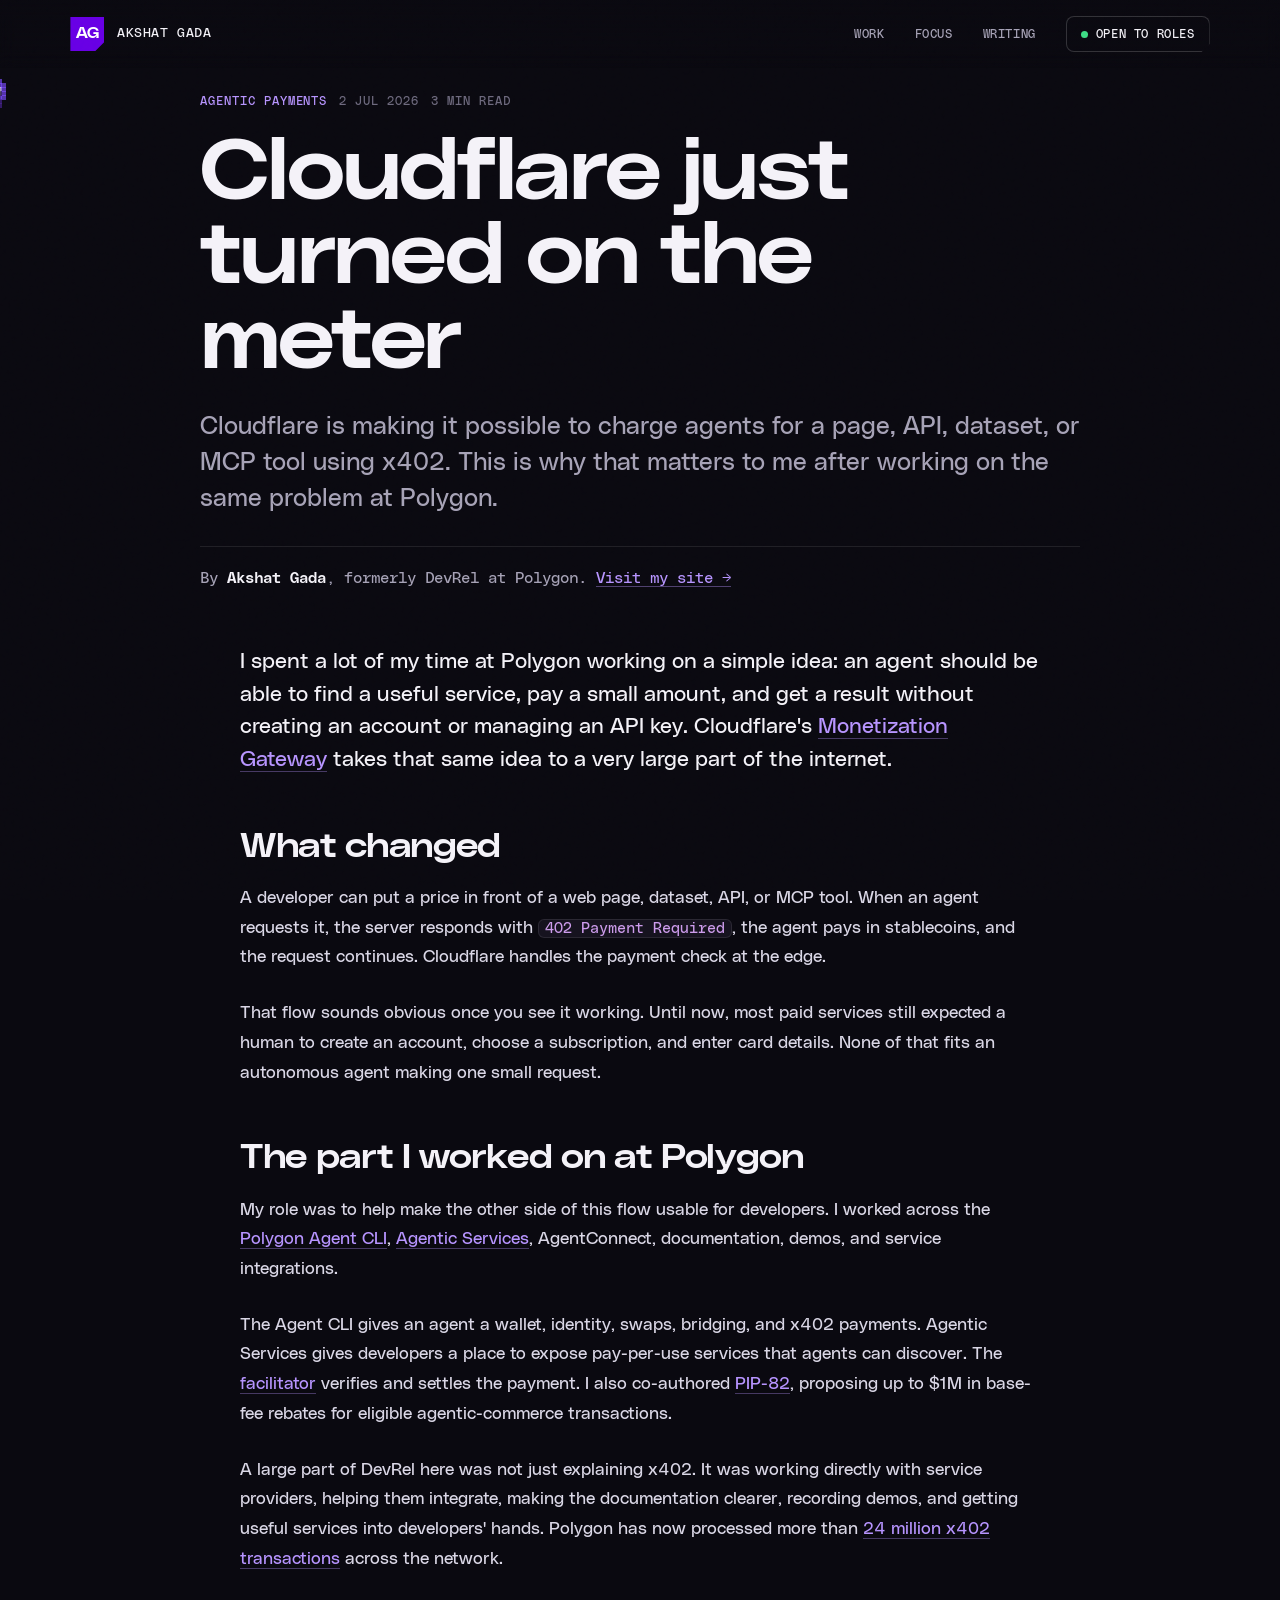
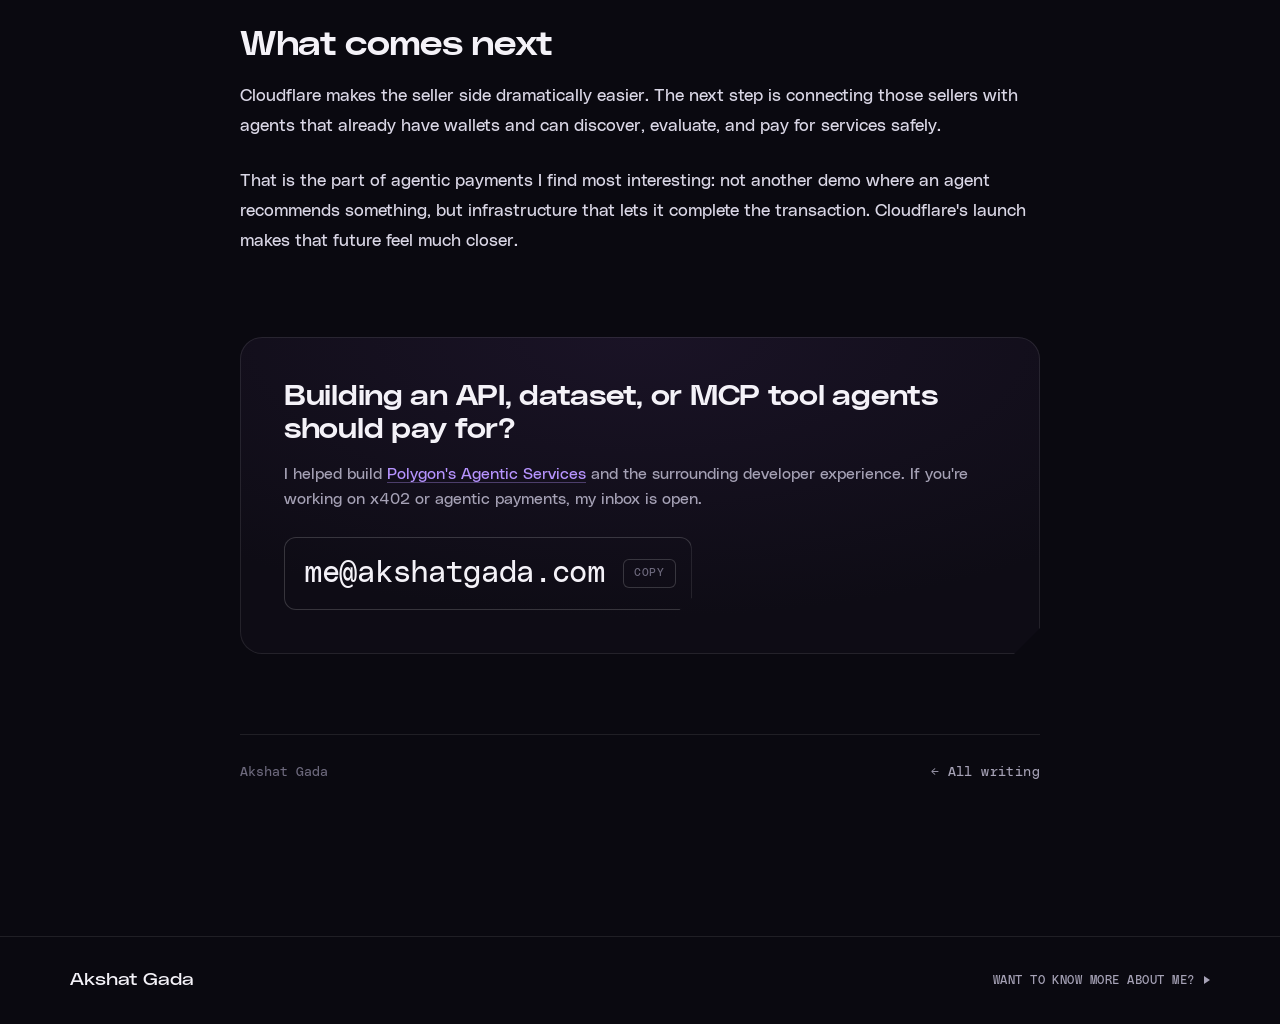
<file: blog/cloudflare-402.html>
<!doctype html>
<html lang="en" data-theme="dark">
<head>
  <meta charset="utf-8" />
  <meta name="viewport" content="width=device-width, initial-scale=1" />
  <title>Cloudflare just turned on the meter — Akshat Gada</title>
  <meta name="description" content="Why Cloudflare's x402 Monetization Gateway matters, from my experience building agentic-payment tools and developer adoption at Polygon." />
  <meta name="author" content="Akshat Gada" />
  <link rel="canonical" href="https://akshatgada.com/blog/cloudflare-402.html" />
  <meta name="robots" content="index, follow, max-image-preview:large" />
  <meta name="theme-color" content="#0A0910" />
  <link rel="icon" type="image/svg+xml" href="/favicon.svg" />
  <link rel="alternate" type="application/rss+xml" title="Akshat Gada — Writing" href="/blog/feed.xml" />

  <meta property="og:type" content="article" />
  <meta property="og:site_name" content="Akshat Gada" />
  <meta property="og:url" content="https://akshatgada.com/blog/cloudflare-402.html" />
  <meta property="og:title" content="Cloudflare just turned on the meter" />
  <meta property="og:description" content="Why Cloudflare's x402 Monetization Gateway matters, from my experience building agentic-payment tools at Polygon." />
  <meta property="og:image" content="https://akshatgada.com/assets/og/cloudflare-402.png" />
  <meta property="og:image:width" content="1200" />
  <meta property="og:image:height" content="630" />
  <meta property="og:image:alt" content="Cloudflare just turned on the meter — essay by Akshat Gada" />
  <meta property="article:published_time" content="2026-07-02" />
  <meta property="article:author" content="Akshat Gada" />
  <meta name="twitter:card" content="summary_large_image" />
  <meta name="twitter:site" content="@gada_akshat" />
  <meta name="twitter:creator" content="@gada_akshat" />
  <meta name="twitter:title" content="Cloudflare just turned on the meter" />
  <meta name="twitter:description" content="A short note on Cloudflare, x402, and the agentic-payment stack I helped build at Polygon." />
  <meta name="twitter:image" content="https://akshatgada.com/assets/og/cloudflare-402.png" />
  <meta name="twitter:image:alt" content="Cloudflare just turned on the meter — essay by Akshat Gada" />

  <script type="application/ld+json">
  {
    "@context": "https://schema.org",
    "@type": "BlogPosting",
    "headline": "Cloudflare just turned on the meter",
    "description": "Why Cloudflare's x402 Monetization Gateway matters, from my experience building agentic-payment tools and developer adoption at Polygon.",
    "image": { "@type": "ImageObject", "url": "https://akshatgada.com/assets/og/cloudflare-402.png", "width": 1200, "height": 630 },
    "datePublished": "2026-07-02",
    "dateModified": "2026-07-02",
    "inLanguage": "en",
    "articleSection": "Agentic payments",
    "wordCount": 577,
    "keywords": ["Cloudflare", "Monetization Gateway", "x402", "agentic payments", "agent economy", "stablecoins", "Polygon"],
    "url": "https://akshatgada.com/blog/cloudflare-402.html",
    "author": { "@type": "Person", "name": "Akshat Gada", "url": "https://akshatgada.com/", "jobTitle": "Agentic Payments Builder and Developer Relations Engineer", "sameAs": ["https://x.com/gada_akshat", "https://www.linkedin.com/in/akshat-gada-719076228/", "https://github.com/AkshatGada"] },
    "publisher": { "@type": "Person", "name": "Akshat Gada", "url": "https://akshatgada.com/" },
    "mainEntityOfPage": { "@type": "WebPage", "@id": "https://akshatgada.com/blog/cloudflare-402.html" },
    "isPartOf": { "@type": "Blog", "@id": "https://akshatgada.com/blog/#blog", "name": "Akshat Gada — Writing" }
  }
  </script>
  <script type="application/ld+json">
  {
    "@context": "https://schema.org",
    "@type": "BreadcrumbList",
    "itemListElement": [
      { "@type": "ListItem", "position": 1, "name": "Home", "item": "https://akshatgada.com/" },
      { "@type": "ListItem", "position": 2, "name": "Writing", "item": "https://akshatgada.com/blog/" },
      { "@type": "ListItem", "position": 3, "name": "Cloudflare just turned on the meter", "item": "https://akshatgada.com/blog/cloudflare-402.html" }
    ]
  }
  </script>

  <link rel="preload" href="../fonts/PolySans-SlimWide.woff2" as="font" type="font/woff2" crossorigin />
  <link rel="preload" href="../fonts/PolySans-Neutral.woff2" as="font" type="font/woff2" crossorigin />
  <link rel="preload" href="../fonts/PolySans-NeutralMono.woff2" as="font" type="font/woff2" crossorigin />
  <link rel="stylesheet" href="../colors_and_type.css?v=20260719-purple" />
  <link rel="stylesheet" href="../styles.css?v=20260719-purple" />
</head>
<body>
  <!-- ambient background: pixel agents roaming + passing coins (same as home) -->
  <canvas class="bgfx" id="bgfx" aria-hidden="true"></canvas>
  <div class="grain" aria-hidden="true"></div>
  <div class="progress" aria-hidden="true"></div>

  <a class="skip-link" href="#main">Skip to content</a>

  <nav class="nav" aria-label="Primary">
    <a class="brand" href="../" data-magnetic aria-label="Akshat Gada — home">
      <span class="brand-mark" aria-hidden="true">AG</span>
      <span class="brand-name">Akshat Gada</span>
    </a>
    <button class="nav-toggle" aria-expanded="false" aria-controls="nav-menu" aria-label="Open menu"><span></span><span></span></button>
    <div class="nav-menu" id="nav-menu">
      <a href="../#work" data-magnetic>Work</a>
      <a href="../#focus" data-magnetic>Focus</a>
      <a href="./" data-magnetic aria-current="page">Writing</a>
      <a class="nav-status" href="../#contact" data-magnetic><span class="pulse" aria-hidden="true"></span>Open to roles</a>
    </div>
  </nav>

  <main id="main">
    <article class="post">
      <header class="post-head">
        <p class="post-eyebrow"><span class="tag">Agentic payments</span><span>2 Jul 2026</span><span>3 min read</span></p>
        <h1 class="post-title">Cloudflare just turned on the meter</h1>
        <p class="post-dek">Cloudflare is making it possible to charge agents for a page, API, dataset, or MCP tool using x402. This is why that matters to me after working on the same problem at Polygon.</p>
        <p class="post-byline">By <b>Akshat Gada</b>, formerly DevRel at Polygon. <a href="../">Visit my site →</a></p>
      </header>

      <div class="post-body">
        <p class="lead-line">I spent a lot of my time at Polygon working on a simple idea: an agent should be able to find a useful service, pay a small amount, and get a result without creating an account or managing an API key. Cloudflare's <a href="https://blog.cloudflare.com/monetization-gateway/" target="_blank" rel="noopener noreferrer">Monetization Gateway</a> takes that same idea to a very large part of the internet.</p>

        <h2>What changed</h2>

        <p>A developer can put a price in front of a web page, dataset, API, or MCP tool. When an agent requests it, the server responds with <code>402 Payment Required</code>, the agent pays in stablecoins, and the request continues. Cloudflare handles the payment check at the edge.</p>

        <p>That flow sounds obvious once you see it working. Until now, most paid services still expected a human to create an account, choose a subscription, and enter card details. None of that fits an autonomous agent making one small request.</p>

        <h2>The part I worked on at Polygon</h2>

        <p>My role was to help make the other side of this flow usable for developers. I worked across the <a href="https://polygon.technology/agent-cli" target="_blank" rel="noopener noreferrer">Polygon Agent CLI</a>, <a href="https://agent-discovery.polygon.org/discover" target="_blank" rel="noopener noreferrer">Agentic Services</a>, AgentConnect, documentation, demos, and service integrations.</p>

        <p>The Agent CLI gives an agent a wallet, identity, swaps, bridging, and x402 payments. Agentic Services gives developers a place to expose pay-per-use services that agents can discover. The <a href="https://github.com/0xPolygon/x402-rs" target="_blank" rel="noopener noreferrer">facilitator</a> verifies and settles the payment. I also co-authored <a href="https://forum.polygon.technology/t/pip-82-agentic-commerce-gas-program/21721" target="_blank" rel="noopener noreferrer">PIP-82</a>, proposing up to $1M in base-fee rebates for eligible agentic-commerce transactions.</p>

        <p>A large part of DevRel here was not just explaining x402. It was working directly with service providers, helping them integrate, making the documentation clearer, recording demos, and getting useful services into developers' hands. Polygon has now processed more than <a href="https://dune.com/hashed_official/x402-analytics" target="_blank" rel="noopener noreferrer">24 million x402 transactions</a> across the network.</p>

        <h2>What comes next</h2>

        <p>Cloudflare makes the seller side dramatically easier. The next step is connecting those sellers with agents that already have wallets and can discover, evaluate, and pay for services safely.</p>

        <p>That is the part of agentic payments I find most interesting: not another demo where an agent recommends something, but infrastructure that lets it complete the transaction. Cloudflare's launch makes that future feel much closer.</p>
      </div>

      <div class="post-cta">
        <p class="post-cta-title">Building an API, dataset, or MCP tool agents should pay for?</p>
        <p class="post-cta-note">I helped build <a href="https://agent-discovery.polygon.org/discover" target="_blank" rel="noopener noreferrer">Polygon's Agentic Services</a> and the surrounding developer experience. If you're working on x402 or agentic payments, my inbox is open.</p>
        <button class="email-copy" id="email-copy" type="button" data-email="me@akshatgada.com" data-magnetic aria-label="Copy email address me@akshatgada.com">
          <span class="email-text">me@akshatgada.com</span>
          <span class="email-state">Copy</span>
        </button>
      </div>

      <div class="post-end">
        <span class="sig">Akshat Gada</span>
        <a class="back-link" href="./">← All writing</a>
      </div>
    </article>
  </main>

  <footer class="footer">
    <div class="footer-row">
      <span class="footer-name">Akshat Gada</span>
    </div>
    <a class="footer-top" href="../" data-magnetic>Want to know more about me? <span class="tri" aria-hidden="true"></span></a>
  </footer>

  <script src="../app.js"></script>
</body>
</html>
</file>
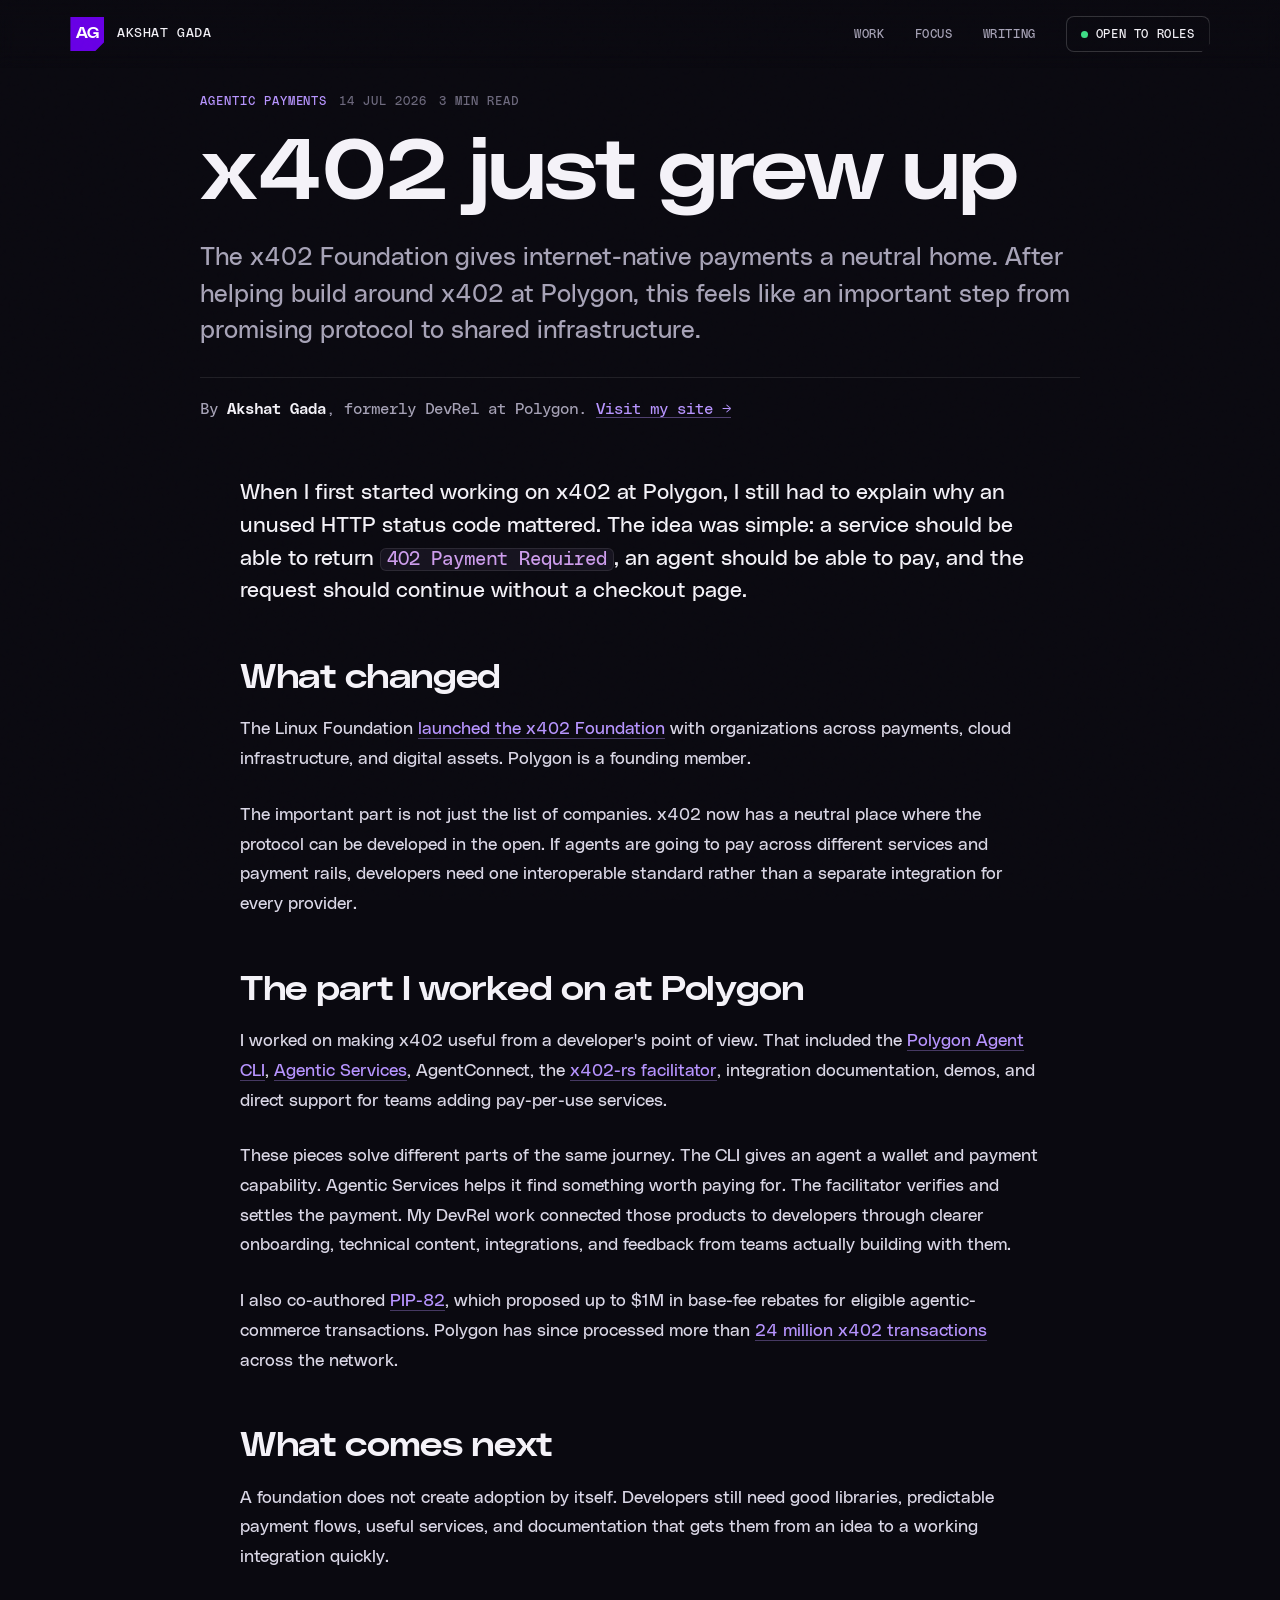
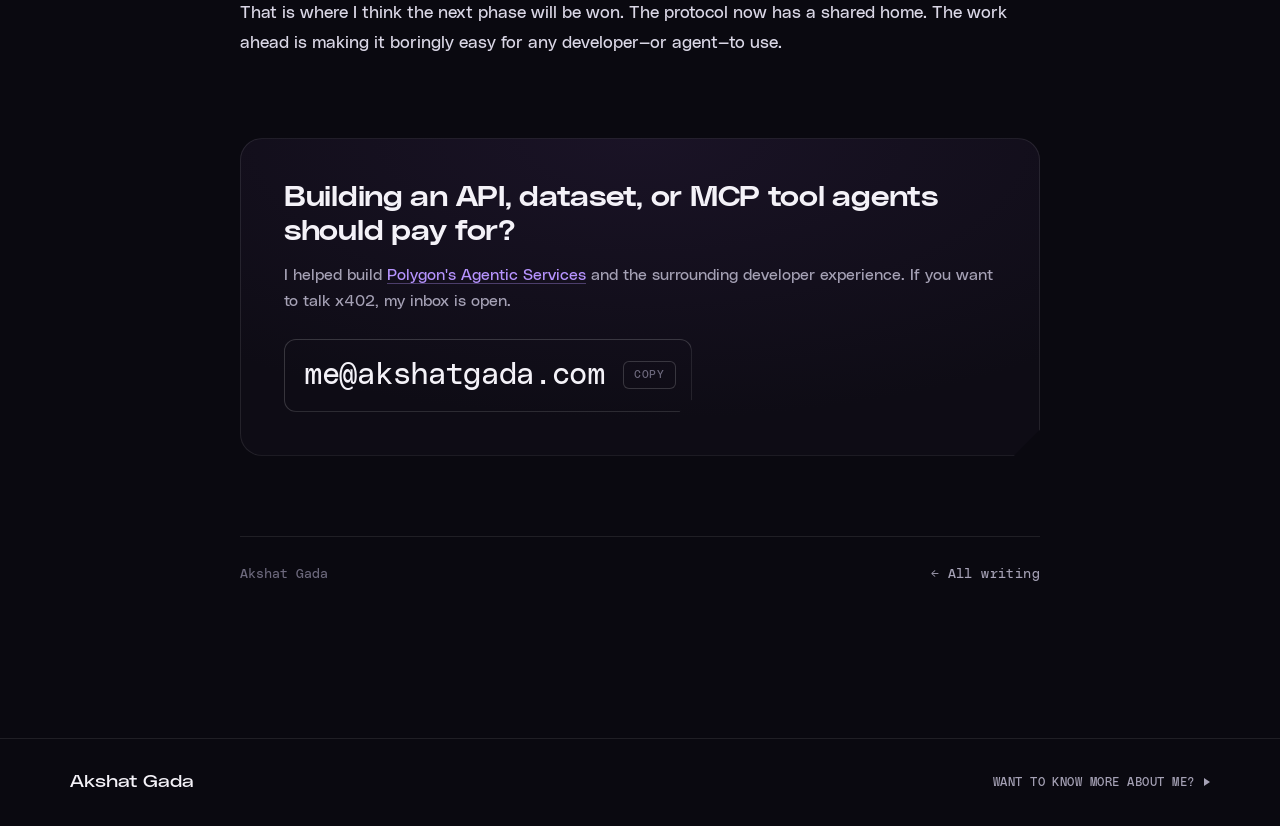
<file: blog/x402-foundation.html>
<!doctype html>
<html lang="en" data-theme="dark">
<head>
  <meta charset="utf-8" />
  <meta name="viewport" content="width=device-width, initial-scale=1" />
  <title>x402 just grew up — Akshat Gada</title>
  <meta name="description" content="What the x402 Foundation changes, from my experience building agentic-payment tools and developer adoption at Polygon." />
  <meta name="author" content="Akshat Gada" />
  <link rel="canonical" href="https://akshatgada.com/blog/x402-foundation.html" />
  <meta name="robots" content="index, follow, max-image-preview:large" />
  <meta name="theme-color" content="#0A0910" />
  <link rel="icon" type="image/svg+xml" href="/favicon.svg" />
  <link rel="alternate" type="application/rss+xml" title="Akshat Gada — Writing" href="/blog/feed.xml" />

  <meta property="og:type" content="article" />
  <meta property="og:site_name" content="Akshat Gada" />
  <meta property="og:url" content="https://akshatgada.com/blog/x402-foundation.html" />
  <meta property="og:title" content="x402 just grew up" />
  <meta property="og:description" content="What the x402 Foundation changes, from my experience building agentic-payment tools at Polygon." />
  <meta property="og:image" content="https://akshatgada.com/assets/og/x402-foundation.png" />
  <meta property="og:image:width" content="1200" />
  <meta property="og:image:height" content="630" />
  <meta property="og:image:alt" content="x402 just grew up — essay by Akshat Gada" />
  <meta property="article:published_time" content="2026-07-14" />
  <meta property="article:author" content="Akshat Gada" />
  <meta name="twitter:card" content="summary_large_image" />
  <meta name="twitter:site" content="@gada_akshat" />
  <meta name="twitter:creator" content="@gada_akshat" />
  <meta name="twitter:title" content="x402 just grew up" />
  <meta name="twitter:description" content="A short note on the x402 Foundation and the developer stack I helped build at Polygon." />
  <meta name="twitter:image" content="https://akshatgada.com/assets/og/x402-foundation.png" />
  <meta name="twitter:image:alt" content="x402 just grew up — essay by Akshat Gada" />

  <script type="application/ld+json">
  {
    "@context": "https://schema.org",
    "@type": "BlogPosting",
    "headline": "x402 just grew up",
    "description": "What the x402 Foundation changes, from my experience building agentic-payment tools and developer adoption at Polygon.",
    "image": { "@type": "ImageObject", "url": "https://akshatgada.com/assets/og/x402-foundation.png", "width": 1200, "height": 630 },
    "datePublished": "2026-07-14",
    "dateModified": "2026-07-14",
    "inLanguage": "en",
    "articleSection": "Agentic payments",
    "wordCount": 526,
    "keywords": ["x402", "x402 Foundation", "Linux Foundation", "agentic payments", "agent economy", "stablecoins", "Polygon"],
    "url": "https://akshatgada.com/blog/x402-foundation.html",
    "author": { "@type": "Person", "name": "Akshat Gada", "url": "https://akshatgada.com/", "jobTitle": "Agentic Payments Builder and Developer Relations Engineer", "sameAs": ["https://x.com/gada_akshat", "https://www.linkedin.com/in/akshat-gada-719076228/", "https://github.com/AkshatGada"] },
    "publisher": { "@type": "Person", "name": "Akshat Gada", "url": "https://akshatgada.com/" },
    "mainEntityOfPage": { "@type": "WebPage", "@id": "https://akshatgada.com/blog/x402-foundation.html" },
    "isPartOf": { "@type": "Blog", "@id": "https://akshatgada.com/blog/#blog", "name": "Akshat Gada — Writing" }
  }
  </script>
  <script type="application/ld+json">
  {
    "@context": "https://schema.org",
    "@type": "BreadcrumbList",
    "itemListElement": [
      { "@type": "ListItem", "position": 1, "name": "Home", "item": "https://akshatgada.com/" },
      { "@type": "ListItem", "position": 2, "name": "Writing", "item": "https://akshatgada.com/blog/" },
      { "@type": "ListItem", "position": 3, "name": "x402 just grew up", "item": "https://akshatgada.com/blog/x402-foundation.html" }
    ]
  }
  </script>

  <link rel="preload" href="../fonts/PolySans-SlimWide.woff2" as="font" type="font/woff2" crossorigin />
  <link rel="preload" href="../fonts/PolySans-Neutral.woff2" as="font" type="font/woff2" crossorigin />
  <link rel="preload" href="../fonts/PolySans-NeutralMono.woff2" as="font" type="font/woff2" crossorigin />
  <link rel="stylesheet" href="../colors_and_type.css?v=20260719-purple" />
  <link rel="stylesheet" href="../styles.css?v=20260719-purple" />
</head>
<body>
  <canvas class="bgfx" id="bgfx" aria-hidden="true"></canvas>
  <div class="grain" aria-hidden="true"></div>
  <div class="progress" aria-hidden="true"></div>

  <a class="skip-link" href="#main">Skip to content</a>

  <nav class="nav" aria-label="Primary">
    <a class="brand" href="../" data-magnetic aria-label="Akshat Gada — home">
      <span class="brand-mark" aria-hidden="true">AG</span>
      <span class="brand-name">Akshat Gada</span>
    </a>
    <button class="nav-toggle" aria-expanded="false" aria-controls="nav-menu" aria-label="Open menu"><span></span><span></span></button>
    <div class="nav-menu" id="nav-menu">
      <a href="../#work" data-magnetic>Work</a>
      <a href="../#focus" data-magnetic>Focus</a>
      <a href="./" data-magnetic aria-current="page">Writing</a>
      <a class="nav-status" href="../#contact" data-magnetic><span class="pulse" aria-hidden="true"></span>Open to roles</a>
    </div>
  </nav>

  <main id="main">
    <article class="post">
      <header class="post-head">
        <p class="post-eyebrow"><span class="tag">Agentic payments</span><span>14 Jul 2026</span><span>3 min read</span></p>
        <h1 class="post-title">x402 just grew up</h1>
        <p class="post-dek">The x402 Foundation gives internet-native payments a neutral home. After helping build around x402 at Polygon, this feels like an important step from promising protocol to shared infrastructure.</p>
        <p class="post-byline">By <b>Akshat Gada</b>, formerly DevRel at Polygon. <a href="../">Visit my site →</a></p>
      </header>

      <div class="post-body">
        <p class="lead-line">When I first started working on x402 at Polygon, I still had to explain why an unused HTTP status code mattered. The idea was simple: a service should be able to return <code>402 Payment Required</code>, an agent should be able to pay, and the request should continue without a checkout page.</p>

        <h2>What changed</h2>

        <p>The Linux Foundation <a href="https://x402.org/linux-foundation-announces-operational-launch-of-x402-foundation-to-standardize-internet-native-payments-for-ai-agents-and-applications/" target="_blank" rel="noopener noreferrer">launched the x402 Foundation</a> with organizations across payments, cloud infrastructure, and digital assets. Polygon is a founding member.</p>

        <p>The important part is not just the list of companies. x402 now has a neutral place where the protocol can be developed in the open. If agents are going to pay across different services and payment rails, developers need one interoperable standard rather than a separate integration for every provider.</p>

        <h2>The part I worked on at Polygon</h2>

        <p>I worked on making x402 useful from a developer's point of view. That included the <a href="https://polygon.technology/agent-cli" target="_blank" rel="noopener noreferrer">Polygon Agent CLI</a>, <a href="https://agent-discovery.polygon.org/discover" target="_blank" rel="noopener noreferrer">Agentic Services</a>, AgentConnect, the <a href="https://github.com/0xPolygon/x402-rs" target="_blank" rel="noopener noreferrer">x402-rs facilitator</a>, integration documentation, demos, and direct support for teams adding pay-per-use services.</p>

        <p>These pieces solve different parts of the same journey. The CLI gives an agent a wallet and payment capability. Agentic Services helps it find something worth paying for. The facilitator verifies and settles the payment. My DevRel work connected those products to developers through clearer onboarding, technical content, integrations, and feedback from teams actually building with them.</p>

        <p>I also co-authored <a href="https://forum.polygon.technology/t/pip-82-agentic-commerce-gas-program/21721" target="_blank" rel="noopener noreferrer">PIP-82</a>, which proposed up to $1M in base-fee rebates for eligible agentic-commerce transactions. Polygon has since processed more than <a href="https://dune.com/hashed_official/x402-analytics" target="_blank" rel="noopener noreferrer">24 million x402 transactions</a> across the network.</p>

        <h2>What comes next</h2>

        <p>A foundation does not create adoption by itself. Developers still need good libraries, predictable payment flows, useful services, and documentation that gets them from an idea to a working integration quickly.</p>

        <p>That is where I think the next phase will be won. The protocol now has a shared home. The work ahead is making it boringly easy for any developer—or agent—to use.</p>
      </div>

      <div class="post-cta">
        <p class="post-cta-title">Building an API, dataset, or MCP tool agents should pay for?</p>
        <p class="post-cta-note">I helped build <a href="https://agent-discovery.polygon.org/discover" target="_blank" rel="noopener noreferrer">Polygon's Agentic Services</a> and the surrounding developer experience. If you want to talk x402, my inbox is open.</p>
        <button class="email-copy" id="email-copy" type="button" data-email="me@akshatgada.com" data-magnetic aria-label="Copy email address me@akshatgada.com">
          <span class="email-text">me@akshatgada.com</span>
          <span class="email-state">Copy</span>
        </button>
      </div>

      <div class="post-end">
        <span class="sig">Akshat Gada</span>
        <a class="back-link" href="./">← All writing</a>
      </div>
    </article>
  </main>

  <footer class="footer">
    <div class="footer-row">
      <span class="footer-name">Akshat Gada</span>
    </div>
    <a class="footer-top" href="../" data-magnetic>Want to know more about me? <span class="tri" aria-hidden="true"></span></a>
  </footer>

  <script src="../app.js"></script>
</body>
</html>
</file>
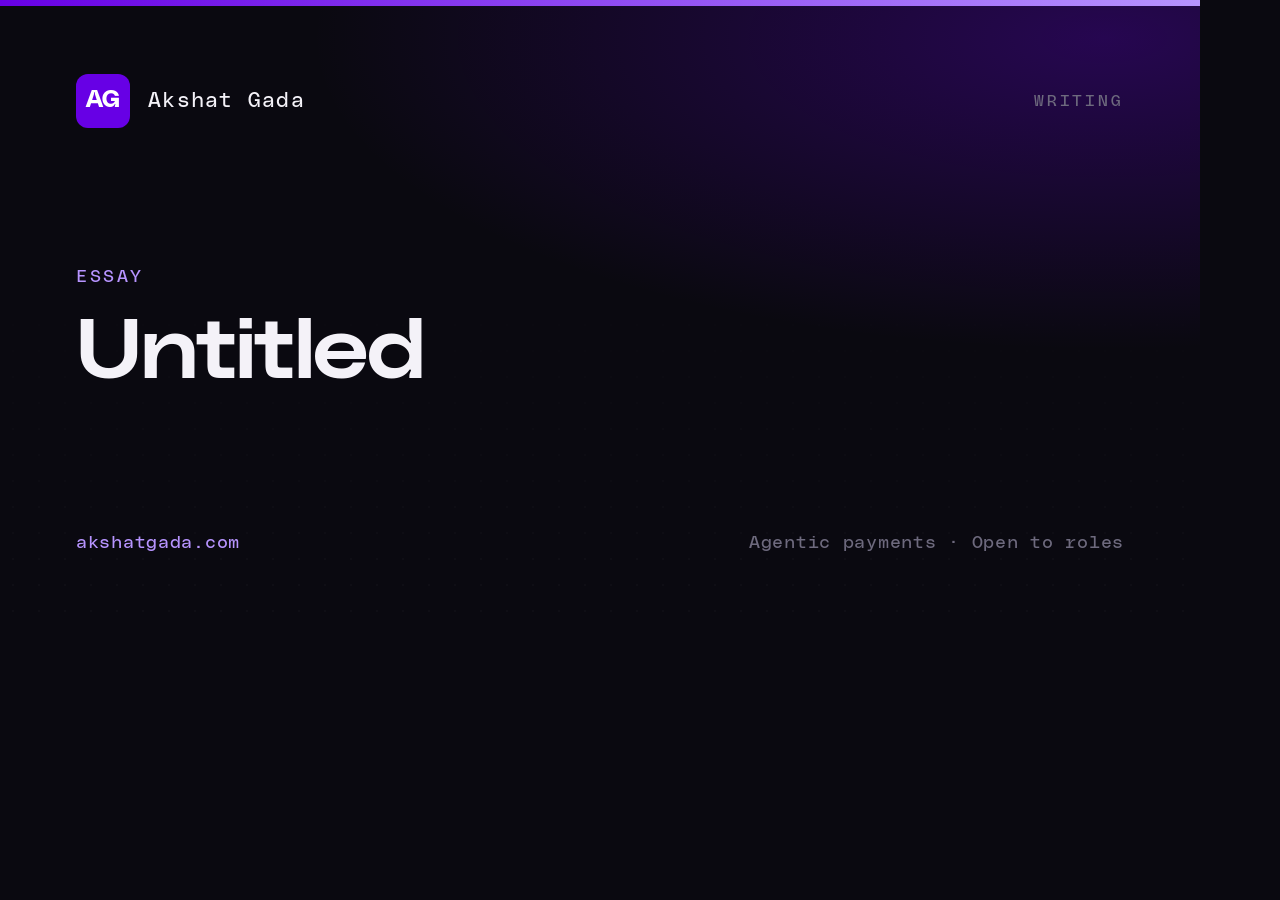
<file: tools/og-card.html>
<!doctype html>
<html lang="en">
<head>
  <meta charset="utf-8" />
  <!-- OG card generator. Render at 1200x630 and screenshot to assets/og/<slug>.png
       Usage: /tools/og-card.html?title=...&tag=...  (see README → Per-post OG images) -->
  <link rel="stylesheet" href="../colors_and_type.css" />
  <style>
    :root { --bg:#0A0910; --purple:#6700E5; --purple-text:#B794FF; --fg:#F4F2F8; --faint:#6E6A7E; --line:rgba(255,255,255,0.10); }
    * { margin:0; box-sizing:border-box; }
    html,body { width:1200px; height:630px; overflow:hidden; }
    .card { position:relative; width:1200px; height:630px; background:var(--bg); color:var(--fg);
      padding:74px 76px; display:flex; flex-direction:column; justify-content:space-between;
      font-family:"PolySans", system-ui, sans-serif; overflow:hidden; }
    .card::before { content:""; position:absolute; inset:0; background:
      radial-gradient(120% 90% at 92% 6%, rgba(103,0,229,0.30), rgba(103,0,229,0) 55%); }
    .card::after { content:""; position:absolute; inset:0; opacity:0.5;
      background-image:radial-gradient(rgba(255,255,255,0.05) 1.4px, transparent 1.4px);
      background-size:26px 26px; -webkit-mask-image:linear-gradient(180deg, transparent 35%, #000); }
    .bar { position:absolute; top:0; left:0; height:6px; width:100%; background:linear-gradient(90deg, var(--purple), var(--purple-text)); }
    .row { position:relative; display:flex; align-items:center; justify-content:space-between; }
    .brand { display:flex; align-items:center; gap:18px; }
    .mark { width:54px; height:54px; border-radius:12px; background:var(--purple); display:flex; align-items:center; justify-content:center;
      font-weight:700; font-size:24px; letter-spacing:0.02em; color:#fff; }
    .who { font-family:"PolySans Mono", ui-monospace, monospace; font-size:21px; letter-spacing:0.06em; }
    .kicker { font-family:"PolySans Mono", ui-monospace, monospace; font-size:16px; letter-spacing:0.18em; text-transform:uppercase; color:var(--faint); }
    .main { position:relative; }
    .tag { font-family:"PolySans Mono", ui-monospace, monospace; font-size:18px; letter-spacing:0.14em; text-transform:uppercase; color:var(--purple-text); margin-bottom:22px; }
    .title { font-family:"PolySans Wide", "PolySans", sans-serif; font-weight:500; font-size:84px; line-height:0.98; letter-spacing:-0.02em; max-width:15ch; }
    .foot { position:relative; display:flex; align-items:center; justify-content:space-between;
      font-family:"PolySans Mono", ui-monospace, monospace; font-size:18px; letter-spacing:0.04em; color:var(--faint); }
    .foot .site { color:var(--purple-text); }
  </style>
</head>
<body>
  <div class="card">
    <span class="bar"></span>
    <div class="row">
      <div class="brand"><span class="mark">AG</span><span class="who">Akshat Gada</span></div>
      <span class="kicker">Writing</span>
    </div>
    <div class="main">
      <div class="tag" id="tag">Essay</div>
      <h1 class="title" id="title">Untitled</h1>
    </div>
    <div class="foot"><span class="site">akshatgada.com</span><span>Agentic payments · Open to roles</span></div>
  </div>
  <script>
    var p = new URLSearchParams(location.search);
    if (p.get('title')) document.getElementById('title').textContent = p.get('title');
    if (p.get('tag')) document.getElementById('tag').textContent = p.get('tag');
  </script>
</body>
</html>
</file>
<file: colors_and_type.css>
/* Polygon Design System — Colors & Type
   Reference: Polygon Brand Guidelines 2026
   Trimmed font-face set for the portfolio build (8 PolySans weights).
*/

/* ───── FONTS ───── */
/* Body — PolySans Neutral / Median / Bulky */
@font-face {
  font-family: "PolySans";
  src: url("fonts/PolySans-Neutral.woff2") format("woff2");
  font-weight: 400; font-style: normal; font-display: swap;
}
@font-face {
  font-family: "PolySans";
  src: url("fonts/PolySans-Median.woff2") format("woff2");
  font-weight: 500; font-style: normal; font-display: swap;
}
@font-face {
  font-family: "PolySans";
  src: url("fonts/PolySans-Bulky.woff2") format("woff2");
  font-weight: 700; font-style: normal; font-display: swap;
}

/* Wide — display/headlines (Slim Wide is the default display face) */
@font-face {
  font-family: "PolySans Wide";
  src: url("fonts/PolySans-SlimWide.woff2") format("woff2");
  font-weight: 300; font-style: normal; font-display: swap;
}
@font-face {
  font-family: "PolySans Wide";
  src: url("fonts/PolySans-NeutralWide.woff2") format("woff2");
  font-weight: 400; font-style: normal; font-display: swap;
}
@font-face {
  font-family: "PolySans Wide";
  src: url("fonts/PolySans-MedianWide.woff2") format("woff2");
  font-weight: 500; font-style: normal; font-display: swap;
}

/* Mono — labels/data/code */
@font-face {
  font-family: "PolySans Mono";
  src: url("fonts/PolySans-NeutralMono.woff2") format("woff2");
  font-weight: 400; font-style: normal; font-display: swap;
}
@font-face {
  font-family: "PolySans Mono";
  src: url("fonts/PolySans-MedianMono.woff2") format("woff2");
  font-weight: 500; font-style: normal; font-display: swap;
}

:root {
  /* ───── BRAND ───── */
  --pol-purple:          #6700E5;   /* primary brand */
  --pol-purple-hover:    #6C00F6;   /* slightly lighter hover */
  --pol-purple-deep:     #390786;   /* gradient dark stop */

  /* ───── ACCENTS ───── */
  --accent-sky-blue:     #00BBFF;
  --accent-blue:         #0037C6;
  --accent-soft-blue:    #707BB7;
  --accent-soft-purple:  #C590E5;
  --accent-bubble-gum:   #E271D7;
  --accent-orange:       #FF7421;
  --accent-yellow:       #FEE211;
  --accent-neon-green:   #00FF08;
  --status-green:        #31D158;
  --status-red:          #E63946;

  /* ───── SEMANTIC (light theme = default) ───── */
  --bg:                  #FFFFFF;
  --bg-inset:            #F2F3F7;
  --bg-subtle:           #E7E6E8;
  --fg:                  #07060D;
  --fg-muted:            #888A91;
  --fg-faint:            #A2A3A5;
  --stroke:              #E1E1E5;
  --stroke-strong:       #BAB9BB;
  --inverted-primary:    #F2F1F5;
  --ink:                 #07060D;   /* footer / dark surfaces */

  --link:                var(--pol-purple);

  /* ───── TYPE — families ───── */
  --font-display:        "PolySans Wide", "PolySans", ui-sans-serif, system-ui, sans-serif;
  --font-body:           "PolySans", ui-sans-serif, system-ui, sans-serif;
  --font-mono:           "PolySans Mono", ui-monospace, SFMono-Regular, Menlo, Consolas, monospace;

  /* ───── TYPE — scale ───── */
  --fs-display-xxl:      240px;
  --fs-display-xl:       128px;
  --fs-display-l:        96px;
  --fs-h1:               64px;
  --fs-h2:               48px;
  --fs-h3:               36px;
  --fs-h4:               28px;
  --fs-lead:             24px;
  --fs-body-lg:          21px;
  --fs-body:             18px;
  --fs-body-sm:          16px;
  --fs-label:            13px;
  --fs-caption:          12px;
  --fs-micro:            10px;

  --lh-tight:            0.9;
  --lh-display:          1.0;
  --lh-heading:          1.12;
  --lh-body:             1.4;
  --lh-loose:            1.55;

  --tracking-display:   -0.022em;
  --tracking-heading:   -0.01em;
  --tracking-body:       0;
  --tracking-label:      0.04em;
  --tracking-label-wide: 0.06em;

  /* ───── SPACING ───── */
  --space-0:   0;
  --space-1:   4px;
  --space-2:   8px;
  --space-3:   12px;
  --space-4:   16px;
  --space-5:   24px;
  --space-6:   32px;
  --space-7:   48px;
  --space-8:   64px;
  --space-9:   80px;
  --space-10:  120px;

  /* ───── RADII ───── */
  --radius-sm:   6px;
  --radius-md:   10px;
  --radius-lg:   15px;
  --radius-xl:   24px;
  --radius-full: 9999px;

  /* ───── SHADOWS ───── */
  --shadow-xs:  0 1px 2px rgba(7,6,13,0.04);
  --shadow-sm:  0 2px 6px rgba(7,6,13,0.06);
  --shadow-md:  0 8px 24px rgba(7,6,13,0.08);
  --shadow-lg:  0 24px 56px rgba(7,6,13,0.12);
  --shadow-focus: 0 0 0 3px rgba(103,13,229,0.35);

  /* ───── MOTION ───── */
  --ease-std:    cubic-bezier(0.4, 0, 0.2, 1);
  --ease-out:    cubic-bezier(0.16, 1, 0.3, 1);
  --ease-in:     cubic-bezier(0.4, 0, 1, 1);
  --dur-fast:    120ms;
  --dur-base:    220ms;
  --dur-slow:    420ms;

  /* ───── GRADIENTS ───── purple-anchored */
  --grad-purple:        linear-gradient(135deg, #6700E5 0%, #390786 100%);
  --grad-purple-blue:   linear-gradient(135deg, #6700E5 0%, #0037C6 100%);
  --grad-purple-sky:    linear-gradient(135deg, #6700E5 0%, #00BBFF 100%);
}

/* ───── DARK SURFACES (footer / inset blocks) ───── */
[data-theme="dark"], .theme-dark {
  --bg:              #141415;
  --bg-inset:        #1F1E20;
  --bg-subtle:       #1D1D1F;
  --fg:              #FFFFFF;
  --fg-muted:        #A0A1A6;
  --fg-faint:        #595A5F;
  --stroke:          #2D2B36;
  --stroke-strong:   #353535;
  --inverted-primary:#07060D;
}

/* ───── BASE ───── */
html, body {
  background: var(--bg);
  color: var(--fg);
  font-family: var(--font-body);
  font-size: var(--fs-body);
  line-height: var(--lh-body);
  -webkit-font-smoothing: antialiased;
  text-rendering: optimizeLegibility;
}
</file>
<file: styles.css>
/* ============================================================
   Akshat Gada — personal portfolio ("Operator")
   Dark, cinematic. Signature purple with PolySans and cut-corner details,
   reframed as a builder's console — the site is about HIM.
   ============================================================ */

*, *::before, *::after { box-sizing: border-box; }
html { scroll-behavior: smooth; scroll-padding-top: 84px; -webkit-text-size-adjust: 100%; }
body { margin: 0; overflow-x: clip; }
img, svg { display: block; max-width: 100%; }
ul, ol { margin: 0; padding: 0; list-style: none; }
a { color: inherit; text-decoration: none; }
button { font: inherit; color: inherit; background: none; border: 0; cursor: pointer; }

/* ---------- DARK CINEMATIC PALETTE (overrides token defaults) ---------- */
:root {
  --bg:        #0A0910;
  --bg-2:      #110F18;
  --bg-3:      #16131F;
  --surface:   #1A1724;
  --line:      rgba(255,255,255,0.09);
  --line-2:    rgba(255,255,255,0.17);
  --fg:        #F4F2F8;
  --fg-muted:  #A6A2B6;
  --fg-faint:  #6E6A7E;
  --purple:        #6700E5;
  --purple-hover:  #7A1FFF;
  --purple-text:   #B794FF;   /* bright purple for text/links on dark (AA) */
  --purple-soft:   #CD9CEC;
  --green:     #3DDC84;
  --sky:       #34C6FF;

  --gutter: clamp(20px, 5.5vw, 88px);
  --section-y: clamp(84px, 12vw, 168px);
  --maxw: 1320px;
  --cham: 22px;            /* card chamfer */
  --cham-btn: 12px;
}

html { background: var(--bg); }
body { background: transparent; color: var(--fg); font-family: var(--font-body); }

/* site-wide ambient background (floating agents passing coins) */
.bgfx { position: fixed; inset: 0; width: 100%; height: 100%; z-index: -1; pointer-events: none; }
body { font-size: 18px; line-height: 1.5; -webkit-font-smoothing: antialiased; text-rendering: optimizeLegibility; }

::selection { background: var(--purple); color: #fff; }

/* ---------- film grain ---------- */
.grain {
  position: fixed; inset: 0; z-index: 200; pointer-events: none;
  opacity: 0.05; mix-blend-mode: overlay;
  background-image: url("data:image/svg+xml,%3Csvg viewBox='0 0 256 256' xmlns='http://www.w3.org/2000/svg'%3E%3Cfilter id='n'%3E%3CfeTurbulence type='fractalNoise' baseFrequency='0.82' numOctaves='3' stitchTiles='stitch'/%3E%3C/filter%3E%3Crect width='100%25' height='100%25' filter='url(%23n)'/%3E%3C/svg%3E");
}

/* ---------- scroll progress ---------- */
.progress { position: fixed; top: 0; left: 0; height: 2px; width: 100%; z-index: 201;
  background: var(--purple); transform: scaleX(0); transform-origin: 0 50%; }

/* ---------- skip link ---------- */
.skip-link { position: absolute; left: 50%; top: 10px; transform: translate(-50%,-160%); z-index: 300;
  background: #fff; color: #000; padding: 10px 18px; font-family: var(--font-mono); font-size: 13px;
  border-radius: 6px; transition: transform .2s var(--ease-out); }
.skip-link:focus { transform: translate(-50%,0); }

/* ============================================================ BUTTONS */
.btn { font-family: var(--font-mono); font-size: 13px; letter-spacing: 0.04em; text-transform: uppercase;
  display: inline-flex; align-items: center; gap: 18px; padding: 15px 24px 15px 22px; white-space: nowrap;
  border-radius: 10px;
  clip-path: polygon(0 0, 100% 0, 100% calc(100% - var(--cham-btn)), calc(100% - var(--cham-btn)) 100%, 0 100%);
  transition: background .18s var(--ease-std), color .18s var(--ease-std), box-shadow .18s var(--ease-std); }
.btn .tri { width: 0; height: 0; border-left: 6px solid currentColor; border-top: 4px solid transparent; border-bottom: 4px solid transparent; flex-shrink: 0; }
.btn .tri.up { transform: rotate(-90deg); }
.btn-primary { background: var(--purple); color: #fff; }
.btn-primary:hover { background: var(--purple-hover); }
.btn-ghost { background: transparent; color: var(--fg); box-shadow: inset 0 0 0 1px var(--line-2); }
.btn-ghost:hover { box-shadow: inset 0 0 0 1px var(--fg); }

/* ============================================================ NAV */
.nav { position: fixed; top: 0; left: 0; right: 0; z-index: 150;
  display: flex; align-items: center; justify-content: space-between;
  padding: 16px var(--gutter);
  background: linear-gradient(to bottom, rgba(10,9,16,0.86), rgba(10,9,16,0));
  backdrop-filter: blur(8px); -webkit-backdrop-filter: blur(8px); }
.brand { display: inline-flex; align-items: center; gap: 13px; }
.brand-mark { display: inline-grid; place-items: center; width: 34px; height: 34px; background: var(--purple); color: #fff;
  font-family: var(--font-display); font-weight: 500; font-size: 15px; letter-spacing: -0.01em;
  clip-path: polygon(0 0, 100% 0, 100% calc(100% - 9px), calc(100% - 9px) 100%, 0 100%); }
.brand-name { font-family: var(--font-mono); font-size: 13px; letter-spacing: 0.04em; text-transform: uppercase; }
.nav-menu { display: flex; align-items: center; gap: 30px; }
.nav-menu > a { font-family: var(--font-mono); font-size: 12px; letter-spacing: 0.05em; text-transform: uppercase;
  color: var(--fg-muted); transition: color .18s var(--ease-std); }
.nav-menu > a:hover { color: var(--fg); }
.nav-status { display: inline-flex; align-items: center; gap: 8px; color: var(--fg) !important;
  box-shadow: inset 0 0 0 1px var(--line-2); padding: 9px 15px; border-radius: 8px;
  clip-path: polygon(0 0, 100% 0, 100% calc(100% - 8px), calc(100% - 8px) 100%, 0 100%); }
.pulse { width: 7px; height: 7px; border-radius: 50%; background: var(--green); box-shadow: 0 0 0 0 rgba(61,220,132,.55); animation: pulse 2.6s var(--ease-out) infinite; }
@keyframes pulse { 0%{box-shadow:0 0 0 0 rgba(61,220,132,.5);} 70%{box-shadow:0 0 0 7px rgba(61,220,132,0);} 100%{box-shadow:0 0 0 0 rgba(61,220,132,0);} }
.nav-toggle { display: none; }

/* ============================================================ HERO */
.hero { position: relative; min-height: 100svh; padding: 132px var(--gutter) 56px;
  display: flex; flex-direction: column; justify-content: center; overflow: clip; }
.hero-glow { position: absolute; inset: 0; pointer-events: none; z-index: 0;
  background:
    radial-gradient(60% 50% at 78% 12%, rgba(103,0,229,0.30), transparent 60%),
    radial-gradient(50% 40% at 10% 90%, rgba(103,0,229,0.12), transparent 60%);
  /* faint brand grid */
  -webkit-mask-image: linear-gradient(to bottom, #000, transparent 92%); }
.hero-spot { position: absolute; inset: 0; z-index: 0; pointer-events: none; opacity: 0;
  background: radial-gradient(300px 300px at var(--mx, 50%) var(--my, 38%), rgba(123,31,255,0.22), transparent 70%);
  transition: opacity .45s var(--ease-out); }
.hero.spot-on .hero-spot { opacity: 1; }
.hero::after { content: ""; position: absolute; inset: 0; z-index: 0; pointer-events: none; opacity: .5;
  background-image: linear-gradient(rgba(255,255,255,.025) 1px, transparent 1px), linear-gradient(90deg, rgba(255,255,255,.025) 1px, transparent 1px);
  background-size: 130px 130px; -webkit-mask-image: radial-gradient(80% 70% at 50% 40%, #000, transparent 80%); }
.hero > * { position: relative; z-index: 1; }

.hero-status { display: flex; align-items: center; gap: 16px; font-family: var(--font-mono);
  font-size: 12px; letter-spacing: 0.06em; text-transform: uppercase; color: var(--fg-muted); margin-bottom: 22px; }
.hero-status .dim { color: var(--fg-faint); }

.hero-name { font-family: var(--font-display); font-weight: 300; margin: 0; color: var(--fg);
  font-size: clamp(50px, 12vw, 184px); line-height: 0.88; letter-spacing: -0.03em; }
.hero-name .scramble { display: block; }
.scramble .dud { color: var(--purple-text); }

.hero-cols { display: grid; grid-template-columns: 0.9fr 1.1fr; gap: clamp(30px, 5vw, 72px);
  align-items: center; margin-top: clamp(26px, 4vw, 48px); }
.hero-thesis .lede { font-size: clamp(18px, 1.7vw, 23px); line-height: 1.5; color: var(--fg); margin: 0; max-width: 32ch; }
.hero-thesis .lede strong { color: var(--purple-text); font-weight: 500; }
.hero-cta { display: flex; flex-wrap: wrap; gap: 12px; margin-top: 30px; }

/* ---- SIGNATURE: terminal ---- */
.term { background: var(--bg-3); box-shadow: inset 0 0 0 1px var(--line); border-radius: 14px;
  clip-path: polygon(0 0, 100% 0, 100% calc(100% - 26px), calc(100% - 26px) 100%, 0 100%);
  padding: 0 0 12px; overflow: hidden; }
.term-bar { display: flex; align-items: center; gap: 12px; padding: 14px 20px; border-bottom: 1px solid var(--line); }
.term-dots { display: inline-flex; gap: 7px; }
.term-dots i { width: 10px; height: 10px; border-radius: 50%; background: #2e2a3a; }
.term-title { font-family: var(--font-mono); font-size: 12.5px; letter-spacing: 0.04em; color: var(--fg-faint); }
.term-body { font-family: var(--font-mono); font-size: 15px; line-height: 1.65; padding: 22px 24px 18px;
  height: clamp(220px, 32vh, 280px); overflow-y: auto; scrollbar-width: thin; scrollbar-color: var(--line-2) transparent; }
.term-line, .term-out { animation: termIn .26s var(--ease-out) both; }
@keyframes termIn { from { opacity: 0; transform: translateY(3px); } to { opacity: 1; transform: none; } }
.term-line { margin-bottom: 4px; word-break: break-word; }
.term-prompt { color: var(--purple-text); }
.term-cmd { color: var(--fg); }
.term-out { color: var(--fg-muted); margin: 2px 0 16px; }
.term-out .ok { color: var(--green); } .term-out .warn { color: var(--purple-soft); } .term-out .key { color: var(--sky); } .term-out .dir { color: var(--fg-faint); }
.term-out a { color: var(--purple-text); text-decoration: underline; text-underline-offset: 3px; }
/* blinking caret on the line currently typing */
.term-cmd.caret::after, .term-out.caret::after { content: "▋"; color: var(--purple-text); margin-left: 1px; animation: termblink 1.05s steps(1) infinite; }
@keyframes termblink { 50% { opacity: 0; } }

.scroll-cue { position: absolute; left: 50%; bottom: 22px; transform: translateX(-50%); z-index: 1;
  width: 26px; height: 42px; border: 1px solid var(--line-2); border-radius: 13px; display: grid; place-items: start center; padding-top: 7px; }
.scroll-cue span { width: 3px; height: 8px; border-radius: 2px; background: var(--fg-muted); animation: cue 1.8s var(--ease-out) infinite; }
@keyframes cue { 0%{ transform: translateY(0); opacity: 0; } 30%{ opacity: 1; } 70%{ transform: translateY(12px); opacity: 0; } 100%{ opacity: 0; } }

/* ============================================================ SECTION HEAD */
.section-head { max-width: var(--maxw); margin: 0 auto clamp(40px, 5vw, 72px);
  display: flex; align-items: flex-end; justify-content: space-between; gap: 32px; flex-wrap: wrap; }
.section-title { font-family: var(--font-display); font-weight: 300; font-size: clamp(34px, 5vw, 76px);
  line-height: 0.98; letter-spacing: -0.024em; margin: 0; color: var(--fg); }
.section-note { font-family: var(--font-mono); font-size: 12.5px; letter-spacing: 0.04em; text-transform: uppercase;
  color: var(--fg-muted); margin: 0; max-width: 34ch; }

/* ============================================================ WORK */
.work { padding: var(--section-y) var(--gutter); border-top: 1px solid var(--line); }
.work-grid { max-width: var(--maxw); margin: 0 auto; display: grid; grid-template-columns: 1.15fr 0.85fr; gap: clamp(28px, 4vw, 64px); align-items: start; }

.work-list { counter-reset: w; }
.work-item { position: relative; display: grid; grid-template-columns: auto 1fr auto; align-items: center; gap: 22px;
  padding: 26px 6px; border-bottom: 1px solid var(--line); transition: opacity .3s var(--ease-std), padding-left .35s var(--ease-out); }
.work-list li:first-child .work-item { border-top: 1px solid var(--line); }
.work-index { font-family: var(--font-mono); font-size: 12px; color: var(--fg-faint); letter-spacing: 0.04em; }
.work-name { font-family: var(--font-display); font-weight: 300; font-size: clamp(26px, 3.4vw, 48px);
  line-height: 1; letter-spacing: -0.02em; color: var(--fg); transition: color .25s var(--ease-std), transform .35s var(--ease-out); }
.work-flag { justify-self: end; opacity: 0; transform: translateX(-8px); transition: opacity .25s var(--ease-out), transform .25s var(--ease-out); }
.work-flag .tri { width: 0; height: 0; border-left: 8px solid var(--purple-text); border-top: 5px solid transparent; border-bottom: 5px solid transparent; }
.work-detail { display: none; }   /* desktop: shown in preview panel */

/* group dimming + active emphasis */
.work-list:hover .work-item { opacity: 0.42; }
.work-list .work-item:hover, .work-list .work-item:focus-visible, .work-item.is-active { opacity: 1 !important; }
.work-item:hover .work-name, .work-item.is-active .work-name { color: var(--fg); }
.work-item:hover { padding-left: 16px; }
.work-item:hover .work-flag, .work-item.is-active .work-flag { opacity: 1; transform: none; }

.work-preview { position: sticky; top: 96px; }
.wp-inner { background: var(--bg-3); box-shadow: inset 0 0 0 1px var(--line); border-radius: var(--cham);
  clip-path: polygon(0 0, 100% 0, 100% calc(100% - var(--cham)), calc(100% - var(--cham)) 100%, 0 100%);
  padding: 30px; min-height: 340px; transition: transform .25s var(--ease-out); transform-style: preserve-3d; }
.wp-icon { width: 44px; height: 44px; margin-bottom: 26px; opacity: .9; }
.wp-meta { display: flex; gap: 14px; font-family: var(--font-mono); font-size: 11px; letter-spacing: 0.06em; text-transform: uppercase; color: var(--fg-faint); margin-bottom: 12px; }
.wp-name { font-family: var(--font-display); font-weight: 300; font-size: clamp(28px, 2.6vw, 40px); letter-spacing: -0.02em; margin: 0 0 16px; color: var(--fg); }
.wp-desc { font-size: 16px; line-height: 1.55; color: var(--fg-muted); margin: 0 0 22px; max-width: 42ch; }
.wp-tech { display: flex; flex-wrap: wrap; gap: 7px; margin-bottom: 26px; }
.wp-tech li { font-family: var(--font-mono); font-size: 11px; letter-spacing: 0.03em; color: var(--fg-muted);
  padding: 5px 10px; border-radius: 6px; box-shadow: inset 0 0 0 1px var(--line-2); }
.wp-open { font-family: var(--font-mono); font-size: 12px; letter-spacing: 0.04em; text-transform: uppercase; color: var(--purple-text); display: inline-flex; align-items: center; gap: 9px; }
.wp-open .tri { width: 0; height: 0; border-left: 6px solid currentColor; border-top: 4px solid transparent; border-bottom: 4px solid transparent; }
.wp-inner.swap { opacity: 0; transform: translateY(8px); }

/* ============================================================ POLYGON IMPACT */
.polygon-impact { padding: var(--section-y) var(--gutter); border-top: 1px solid var(--line); }
.impact-shell { position: relative; max-width: var(--maxw); margin: 0 auto; }
.impact-copy { position: relative; display: grid; grid-template-columns: repeat(2, minmax(0, 1fr)); gap: clamp(28px, 5vw, 76px); }
.impact-copy p { max-width: 58ch; margin: 0; color: var(--fg-muted); font-size: clamp(16px, 1.3vw, 19px); line-height: 1.65; }
.impact-copy p:first-child { color: var(--fg); }
.impact-stats { position: relative; display: grid; grid-template-columns: repeat(3, 1fr); margin: clamp(34px, 5vw, 62px) 0 0;
  border-top: 1px solid var(--line-2); border-bottom: 1px solid var(--line-2); }
.impact-stats > div { padding: 26px 24px 28px 0; }
.impact-stats > div + div { padding-left: 28px; border-left: 1px solid var(--line-2); }
.impact-stats dt { margin-bottom: 8px; font-family: var(--font-display); font-size: clamp(38px, 4.6vw, 68px);
  line-height: 1; letter-spacing: -.035em; color: var(--fg); }
.impact-stats dd { max-width: 30ch; margin: 0; color: var(--fg-muted); font-size: 14px; line-height: 1.45; }
.impact-links { grid-column: 1 / -1; display: flex; flex-wrap: wrap; gap: 12px 24px; margin-top: -8px; }
.impact-links a { display: inline-flex; align-items: center; gap: 9px; color: var(--fg); font-family: var(--font-mono);
  font-size: 11px; letter-spacing: .06em; text-transform: uppercase; border-bottom: 1px solid var(--line-2); padding-bottom: 5px; }
.impact-links a:hover { color: var(--purple-text); }
.impact-links .tri { width: 0; height: 0; border-left: 5px solid currentColor; border-top: 3px solid transparent; border-bottom: 3px solid transparent; }
.impact-partners { position: relative; margin-top: clamp(38px, 5vw, 62px); }
.impact-partners-head { display: flex; align-items: baseline; justify-content: space-between; gap: 20px; margin-bottom: 20px; }
.impact-partners-head h3 { margin: 0; font-family: var(--font-display); font-size: clamp(28px, 3vw, 42px); font-weight: 300; letter-spacing: -.02em; }
.impact-partners-head span, .partner-index { font-family: var(--font-mono); font-size: 10px; letter-spacing: .08em; text-transform: uppercase; color: var(--fg-faint); }
.partner-grid { display: grid; grid-template-columns: repeat(3, 1fr); border-top: 1px solid var(--line-2); border-bottom: 1px solid var(--line-2); }
.partner-grid > a { display: flex; flex-direction: column; min-height: 230px; padding: 24px 26px 24px 0; transition: background .2s var(--ease-std), padding .25s var(--ease-out); }
.partner-grid > a + a { padding-left: 26px; border-left: 1px solid var(--line-2); }
.partner-grid > a:hover { background: rgba(130, 71, 229, .055); padding-right: 20px; }
.partner-grid strong { margin: 24px 0 10px; font-family: var(--font-display); font-weight: 300; font-size: clamp(25px, 2.5vw, 36px); color: var(--fg); }
.partner-grid p { margin: 0; color: var(--fg-muted); font-size: 14px; line-height: 1.55; }
.partner-open { display: inline-flex; align-items: center; gap: 8px; margin-top: auto; padding-top: 20px; font-family: var(--font-mono);
  font-size: 10px; letter-spacing: .06em; text-transform: uppercase; color: var(--purple-text); }
.partner-open .tri { width: 0; height: 0; border-left: 5px solid currentColor; border-top: 3px solid transparent; border-bottom: 3px solid transparent; }
.partners-more { margin: 14px 0 0 !important; font-family: var(--font-mono); font-size: 11px !important; letter-spacing: .035em; color: var(--fg-faint) !important; }
.impact-source { position: relative; margin: 14px 0 0; color: var(--fg-faint); font-family: var(--font-mono);
  font-size: 10px; line-height: 1.5; letter-spacing: .025em; }

/* ============================================================ PROJECT CHOOSER */
.project-dialog { width: min(600px, calc(100vw - 32px)); max-width: none; padding: 0; border: 0;
  color: var(--fg); background: transparent; overflow: visible; }
.project-dialog::backdrop { background: rgba(5,4,9,.78); backdrop-filter: blur(8px); -webkit-backdrop-filter: blur(8px); }
.project-dialog-card { position: relative; padding: clamp(28px, 5vw, 48px); background: var(--bg-3);
  box-shadow: inset 0 0 0 1px var(--line-2), 0 28px 90px rgba(0,0,0,.5); border-radius: var(--cham);
  clip-path: polygon(0 0, 100% 0, 100% calc(100% - var(--cham)), calc(100% - var(--cham)) 100%, 0 100%); }
.project-dialog-close { position: absolute; top: 18px; right: 20px; width: 38px; height: 38px; display: grid;
  place-items: center; border-radius: 8px; color: var(--fg-muted); box-shadow: inset 0 0 0 1px var(--line); font-size: 24px; line-height: 1; }
.project-dialog-close:hover { color: var(--fg); box-shadow: inset 0 0 0 1px var(--line-2); }
.project-dialog-eyebrow { display: block; margin-bottom: 14px; font-family: var(--font-mono); font-size: 11px;
  letter-spacing: .1em; text-transform: uppercase; color: var(--purple-text); }
.project-dialog h2 { max-width: 12ch; margin: 0; font-family: var(--font-display); font-weight: 300;
  font-size: clamp(34px, 6vw, 56px); line-height: .98; letter-spacing: -.025em; }
.project-dialog-card > p { margin: 18px 0 30px; color: var(--fg-muted); font-size: 16px; }
.project-dialog-actions { display: grid; grid-template-columns: 1fr 1fr; gap: 12px; }
.project-dialog-link { position: relative; display: grid; gap: 7px; min-height: 126px; padding: 20px;
  background: var(--bg-2); box-shadow: inset 0 0 0 1px var(--line); border-radius: 12px;
  transition: transform .2s var(--ease-out), box-shadow .2s var(--ease-std), background .2s var(--ease-std); }
.project-dialog-link:hover { transform: translateY(-3px); background: var(--surface); box-shadow: inset 0 0 0 1px var(--purple-text); }
.project-dialog-link span { font-family: var(--font-display); font-size: 24px; font-weight: 300; }
.project-dialog-link small { align-self: end; max-width: 18ch; font-family: var(--font-mono); font-size: 11px; line-height: 1.45; color: var(--fg-muted); }
.project-dialog-link i { position: absolute; top: 18px; right: 18px; color: var(--purple-text); font-style: normal; }
body.dialog-open { overflow: hidden; }

@media (max-width: 520px) {
  .project-dialog-actions { grid-template-columns: 1fr; }
  .project-dialog-link { min-height: 104px; }
}

/* ============================================================ FOCUS / flow */
.focus { padding: var(--section-y) var(--gutter); border-top: 1px solid var(--line); }
.econ-band { padding: clamp(8px, 2vw, 26px) var(--gutter) var(--section-y); }
.econ, .swarm { max-width: var(--maxw); margin: 0 auto; position: relative;
  background: radial-gradient(135% 120% at 50% 0%, #15121f 0%, #0b0a11 62%);
  box-shadow: inset 0 0 0 1px var(--line); border-radius: var(--cham);
  clip-path: polygon(0 0, 100% 0, 100% calc(100% - 30px), calc(100% - 30px) 100%, 0 100%);
  overflow: hidden; }
.econ-canvas, .swarm-canvas { display: block; width: 100%; height: clamp(380px, 50vw, 580px); }
.swarm-canvas { height: clamp(420px, 56vw, 640px); cursor: crosshair; }
.econ-cap { display: flex; align-items: baseline; justify-content: space-between; gap: 28px; flex-wrap: wrap; margin: 20px 2px 0; }
.econ-cap-line { font-family: var(--font-mono); font-size: 12.5px; line-height: 1.55; letter-spacing: 0.01em; color: var(--fg-muted); max-width: 66ch; }
.econ-x402 { color: var(--purple-text); }
.econ-legend { display: inline-flex; gap: 20px; font-family: var(--font-mono); font-size: 11px; letter-spacing: 0.05em; text-transform: uppercase; color: var(--fg-faint); white-space: nowrap; }
.econ-legend span { display: inline-flex; align-items: center; gap: 8px; }
.econ-legend i { width: 9px; height: 9px; border-radius: 50%; display: inline-block; }
.swarm-cite { font-family: var(--font-mono); font-size: 11px; letter-spacing: 0.05em; text-transform: uppercase;
  color: var(--fg-faint); white-space: nowrap; text-decoration: none; transition: color .2s var(--ease-std); }
.swarm-cite:hover, .swarm-cite:focus-visible { color: var(--purple-text); }
.swarm-cite .cite-arr { opacity: 0.7; }
.dot-agent { background: var(--purple-text); }
.dot-svc { box-shadow: inset 0 0 0 1.5px var(--fg-faint); }
.dot-fac { background: var(--purple); border-radius: 2px !important; }

/* ============================================================ EXPERIMENTS */
.experiments { padding: var(--section-y) var(--gutter); border-top: 1px solid var(--line); }
.exp-list { max-width: var(--maxw); margin: 0 auto; border-top: 1px solid var(--line); }
.exp { display: grid; grid-template-columns: 0.95fr 1.35fr; gap: clamp(16px, 4vw, 64px); align-items: baseline;
  padding: 24px 0; border-bottom: 1px solid var(--line); transition: padding-left .35s var(--ease-out); }
.exp:hover { padding-left: 12px; }
.exp-name { font-family: var(--font-display); font-weight: 400; font-size: clamp(20px, 2vw, 27px); letter-spacing: -0.01em; color: var(--fg); }
a.exp-name { display: inline-flex; align-items: center; gap: 10px; }
a.exp-name .tri { width: 0; height: 0; border-left: 7px solid var(--purple-text); border-top: 4px solid transparent; border-bottom: 4px solid transparent; }
.exp-desc { font-size: 15.5px; line-height: 1.55; color: var(--fg-muted); }
.exp-role { display: block; font-family: var(--font-mono); font-size: 11px; letter-spacing: 0.06em; text-transform: uppercase; color: var(--purple-text); margin-bottom: 6px; }
.count { color: var(--purple-text); font-variant-numeric: tabular-nums; }

/* ============================================================ ABOUT */
.about { padding: var(--section-y) var(--gutter); border-top: 1px solid var(--line); }
.about-grid { max-width: var(--maxw); margin: 0 auto; display: grid; grid-template-columns: 1.25fr 0.75fr; gap: clamp(48px, 8vw, 150px); align-items: center; }
.journey { width: min(100%, 520px); margin: 0; }
.journey-canvas { display: block; width: 100%; aspect-ratio: 1; background: #14111d;
  box-shadow: inset 0 0 0 1px var(--line); border-radius: var(--cham); image-rendering: pixelated;
  clip-path: polygon(0 0, 100% 0, 100% calc(100% - 42px), calc(100% - 42px) 100%, 0 100%);
  transition: transform .25s var(--ease-out); transform-style: preserve-3d; }
.journey-cap { display: flex; align-items: center; justify-content: center; gap: 12px; margin: 18px 2px 0; min-height: 16px; }
.journey-dots { display: inline-flex; gap: 5px; flex-shrink: 0; }
.journey-dots i { width: 6px; height: 6px; border-radius: 50%; background: var(--line-2); display: inline-block; transition: background .3s var(--ease-std); }
.journey-dots i.on { background: var(--purple-text); }
.about-body { max-width: 46ch; justify-self: end; }
.about-body .section-title { margin-bottom: 26px; }
.about-body p { font-size: clamp(17px, 1.5vw, 21px); line-height: 1.55; color: var(--fg); margin: 0 0 20px; }
.about-aside { color: var(--fg-muted) !important; }

/* ============================================================ CONTACT */
.contact { position: relative; padding: clamp(110px, 16vw, 220px) var(--gutter); border-top: 1px solid var(--line); overflow: clip; text-align: left; }
.contact-glow { position: absolute; inset: 0; pointer-events: none;
  background: radial-gradient(60% 70% at 30% 30%, rgba(103,0,229,0.34), transparent 62%); }
.contact > * { position: relative; }
.contact-title { font-family: var(--font-display); font-weight: 300; font-size: clamp(40px, 8vw, 118px);
  line-height: 0.94; letter-spacing: -0.03em; margin: 0; color: var(--fg); text-wrap: balance; }
.contact-sub { font-size: clamp(17px, 1.6vw, 21px); line-height: 1.5; color: var(--fg-muted); margin: clamp(22px,2.5vw,34px) 0 0; max-width: 44ch; }
.contact-email { margin-top: clamp(30px, 3.5vw, 44px); }
.email-copy { display: inline-flex; align-items: center; gap: 18px; font-family: var(--font-mono);
  font-size: clamp(17px, 2.4vw, 30px); letter-spacing: -0.01em; color: var(--fg);
  padding: 14px 16px 14px 20px; border-radius: 12px; box-shadow: inset 0 0 0 1px var(--line-2);
  clip-path: polygon(0 0, 100% 0, 100% calc(100% - 12px), calc(100% - 12px) 100%, 0 100%);
  transition: box-shadow .18s var(--ease-std); }
.email-copy:hover { box-shadow: inset 0 0 0 1px var(--fg); }
.email-state { font-family: var(--font-mono); font-size: 11px; letter-spacing: 0.06em; text-transform: uppercase;
  color: var(--fg-faint); padding: 6px 11px; border-radius: 6px; box-shadow: inset 0 0 0 1px var(--line-2); white-space: nowrap; }
.email-copy.copied .email-state { color: var(--green); box-shadow: inset 0 0 0 1px var(--green); }
.contact-actions { display: flex; flex-wrap: wrap; gap: 12px; margin-top: clamp(28px, 3vw, 40px); }

/* ============================================================ FOOTER */
.footer { display: flex; align-items: center; justify-content: space-between; gap: 24px; flex-wrap: wrap;
  padding: 30px var(--gutter); border-top: 1px solid var(--line); }
.footer-row { display: flex; align-items: baseline; gap: 18px; flex-wrap: wrap; }
.footer-name { font-family: var(--font-display); font-weight: 400; font-size: 18px; }
.footer-meta { font-family: var(--font-mono); font-size: 11px; letter-spacing: 0.04em; text-transform: uppercase; color: var(--fg-faint); }
.footer-top { font-family: var(--font-mono); font-size: 12px; letter-spacing: 0.04em; text-transform: uppercase; color: var(--fg-muted); display: inline-flex; align-items: center; gap: 9px; }
.footer-top:hover { color: var(--fg); }
.footer-top .tri { width: 0; height: 0; border-left: 6px solid currentColor; border-top: 4px solid transparent; border-bottom: 4px solid transparent; }

/* ============================================================ REVEAL (JS-gated) */
.reveal-ready .reveal { opacity: 0; transform: translateY(26px); }
.reveal-ready .reveal.in { opacity: 1; transform: none; transition: opacity .7s var(--ease-out), transform .7s var(--ease-out); }
.reveal-ready .reveal[data-delay="1"].in { transition-delay: 90ms; }
.reveal-ready .reveal[data-delay="2"].in { transition-delay: 180ms; }
.reveal-ready .reveal[data-delay="3"].in { transition-delay: 270ms; }

/* hero name entrance (only when JS marks ready) */
.reveal-ready .hero-name .scramble { opacity: 0; transform: translateY(30px); }
.reveal-ready.loaded .hero-name .scramble { opacity: 1; transform: none; transition: opacity .8s var(--ease-out), transform .8s var(--ease-out); }
.reveal-ready.loaded .hero-name .scramble:nth-child(2) { transition-delay: 90ms; }

/* ============================================================ FOCUS RING */
:focus-visible { outline: 2px solid var(--purple-text); outline-offset: 3px; border-radius: 3px; }

/* ============================================================ RESPONSIVE */
@media (max-width: 1040px) {
  .hero-cols { grid-template-columns: 1fr; align-items: start; gap: 36px; }
  .work-grid { grid-template-columns: 1fr; }
  .work-preview { display: none; }
  .work-detail { display: block; }
  .work-item { grid-template-columns: auto 1fr auto; align-items: start; }
  .work-name { padding-top: 0; }
  .work-detail { grid-column: 1 / -1; margin-top: 14px; padding-left: 38px; }
  .work-desc { display: block; font-size: 15.5px; line-height: 1.55; color: var(--fg-muted); max-width: 60ch; }
  .work-tech { display: flex; flex-wrap: wrap; gap: 7px; margin-top: 12px; }
  .work-tech i { font-family: var(--font-mono); font-style: normal; font-size: 11px; color: var(--fg-muted); padding: 4px 9px; box-shadow: inset 0 0 0 1px var(--line-2); border-radius: 6px; }
  .work-list:hover .work-item { opacity: 1; }
  .about-grid { grid-template-columns: 1fr; gap: 40px; }
  .econ-canvas { height: clamp(360px, 64vw, 460px); }
  .swarm-canvas { height: clamp(380px, 78vw, 520px); }
}
@media (max-width: 640px) {
  .econ-cap { gap: 14px; }
  .impact-copy { grid-template-columns: 1fr; gap: 18px; }
  .impact-links { grid-column: auto; margin-top: 4px; }
  .impact-stats { grid-template-columns: 1fr; }
  .impact-stats > div { padding: 22px 0; }
  .impact-stats > div + div { padding-left: 0; border-left: 0; border-top: 1px solid var(--line-2); }
  .impact-partners-head { align-items: flex-start; flex-direction: column; gap: 6px; }
  .partner-grid { grid-template-columns: 1fr; }
  .partner-grid > a { min-height: 190px; padding: 22px 0; }
  .partner-grid > a + a { padding-left: 0; border-left: 0; border-top: 1px solid var(--line-2); }
  .exp { grid-template-columns: 1fr; gap: 7px; }
  .hero-name { font-size: clamp(48px, 17vw, 96px); }
  .work-item { grid-template-columns: auto 1fr auto; gap: 14px; }
  .work-detail { padding-left: 0; }
  /* mobile nav */
  .nav-toggle { display: inline-flex; flex-direction: column; gap: 5px; justify-content: center; width: 42px; height: 38px; }
  .nav-toggle span { display: block; width: 22px; height: 2px; background: var(--fg); transition: transform .25s var(--ease-out), opacity .15s; }
  .nav-toggle[aria-expanded="true"] span:first-child { transform: translateY(3.5px) rotate(45deg); }
  .nav-toggle[aria-expanded="true"] span:last-child { transform: translateY(-3.5px) rotate(-45deg); }
  .nav-menu { position: absolute; top: 100%; left: 0; right: 0; flex-direction: column; align-items: flex-start; gap: 20px;
    padding: 24px var(--gutter) 30px; background: var(--bg-2); border-bottom: 1px solid var(--line);
    transform: translateY(-12px); opacity: 0; pointer-events: none; transition: transform .25s var(--ease-out), opacity .25s var(--ease-out); }
  .nav-menu.open { transform: none; opacity: 1; pointer-events: auto; }
}

/* ============================================================ REDUCED MOTION */
@media (prefers-reduced-motion: reduce) {
  html { scroll-behavior: auto; }
  .reveal { opacity: 1 !important; transform: none !important; }
  .hero-name .scramble { opacity: 1 !important; transform: none !important; }
  .scroll-cue span, .pulse { animation: none; }
  .manifesto-line .word { color: var(--fg) !important; }
  *, *::before, *::after { animation-duration: .001ms !important; transition-duration: .001ms !important; }
}

/* ============================================================ WRITING / BLOG */
.writing { padding: calc(var(--section-y) * 0.66) var(--gutter) var(--section-y); max-width: var(--maxw); margin: 0 auto; }
.writing-head { max-width: 760px; margin: 0 0 clamp(40px, 6vw, 72px); }
.writing-eyebrow { font-family: var(--font-mono); font-size: 12px; letter-spacing: 0.14em; text-transform: uppercase; color: var(--purple-text); margin: 0 0 18px; }
.writing-title { font-family: var(--font-display); font-weight: 500; font-size: clamp(44px, 8vw, 104px); line-height: 0.96; letter-spacing: -0.02em; margin: 0 0 22px; }
.writing-dek { font-size: clamp(17px, 1.7vw, 21px); line-height: 1.5; color: var(--fg-muted); max-width: 56ch; margin: 0; }

.post-list { list-style: none; margin: 0; padding: 0; border-top: 1px solid var(--line); }
.post-row { border-bottom: 1px solid var(--line); }
.post-row a { display: grid; grid-template-columns: 1fr auto; gap: 8px 32px; align-items: baseline;
  padding: clamp(24px, 3vw, 38px) 4px; text-decoration: none; color: inherit; transition: padding-left .35s var(--ease-out); }
.post-row a:hover, .post-row a:focus-visible { padding-left: 18px; }
.post-row a:hover .post-row-title, .post-row a:focus-visible .post-row-title { color: var(--purple-text); }
.post-row-title { font-family: var(--font-display); font-weight: 500; font-size: clamp(24px, 3.2vw, 38px); line-height: 1.08; letter-spacing: -0.01em; transition: color .25s var(--ease-std); }
.post-row-dek { grid-column: 1; font-size: 16px; line-height: 1.5; color: var(--fg-muted); max-width: 60ch; margin-top: 10px; }
.post-row-meta { font-family: var(--font-mono); font-size: 12px; letter-spacing: 0.04em; color: var(--fg-faint); white-space: nowrap; text-transform: uppercase; }

/* article */
.post { padding: calc(var(--section-y) * 0.6) var(--gutter) var(--section-y); }
.post-head { max-width: 880px; margin: 0 auto clamp(32px, 5vw, 56px); }
.post-eyebrow { font-family: var(--font-mono); font-size: 12px; letter-spacing: 0.08em; text-transform: uppercase; color: var(--fg-faint); margin: 0 0 22px; display: flex; gap: 12px; flex-wrap: wrap; }
.post-eyebrow .tag { color: var(--purple-text); }
.post-title { font-family: var(--font-display); font-weight: 500; font-size: clamp(40px, 7vw, 86px); line-height: 0.98; letter-spacing: -0.02em; margin: 0 0 24px; }
.post-dek { font-size: clamp(19px, 2vw, 25px); line-height: 1.45; color: var(--fg-muted); margin: 0 0 28px; }
.post-byline { font-family: var(--font-mono); font-size: 15.5px; color: var(--fg-muted); border-top: 1px solid var(--line); padding-top: 20px; }
.post-byline a { color: var(--purple-text); text-decoration: none; border-bottom: 1px solid rgba(183,148,255,0.4); transition: border-color .2s var(--ease-std); }
.post-byline a:hover { border-bottom-color: var(--purple-text); }
.post-byline b { color: var(--fg); font-weight: 500; }
.post-body { max-width: 800px; margin: 0 auto; }
.post-body p { font-size: clamp(17px, 1.35vw, 20px); line-height: 1.72; color: #DAD7E6; margin: 0 0 26px; }
.post-body p.lead-line { font-size: clamp(20px, 1.7vw, 24px); line-height: 1.5; color: var(--fg); }
.post-body h2 { font-family: var(--font-display); font-weight: 500; font-size: clamp(24px, 3vw, 34px); line-height: 1.1; letter-spacing: -0.01em; color: var(--fg); margin: 52px 0 18px; }
.post-body a { color: var(--purple-text); text-decoration: none; border-bottom: 1px solid rgba(183,148,255,0.35); transition: border-color .2s var(--ease-std); }
.post-body a:hover { border-bottom-color: var(--purple-text); }
.post-body strong { color: var(--fg); font-weight: 600; }
.post-body code { font-family: var(--font-mono); font-size: 0.86em; background: var(--bg-3); color: var(--purple-soft); padding: 2px 7px; border-radius: 6px; box-shadow: inset 0 0 0 1px var(--line); }
.post-body blockquote { margin: 40px 0; padding: 6px 0 6px 26px; border-left: 2px solid var(--purple); }
.post-body blockquote p { font-family: var(--font-display); font-weight: 500; font-size: clamp(22px, 2.6vw, 30px); line-height: 1.25; letter-spacing: -0.01em; color: var(--fg); margin: 0; }
.post-body .pre { font-family: var(--font-mono); font-size: 13px; line-height: 1.7; color: var(--fg-muted); background: var(--bg-2); border: 1px solid var(--line); border-radius: var(--cham);
  padding: 20px 22px; margin: 0 0 30px; white-space: pre-wrap; overflow-x: auto; }
.post-body .pre .ok { color: #3ddc84; } .post-body .pre .warn { color: var(--purple-text); } .post-body .pre .dim { color: var(--fg-faint); }
.post-cta { max-width: 800px; margin: clamp(48px, 7vw, 80px) auto 0; padding: clamp(28px, 4vw, 44px);
  background: radial-gradient(120% 130% at 50% 0%, #1a1326 0%, #0e0c15 68%);
  box-shadow: inset 0 0 0 1px var(--line); border-radius: var(--cham);
  clip-path: polygon(0 0, 100% 0, 100% calc(100% - 26px), calc(100% - 26px) 100%, 0 100%); }
.post-cta-title { font-family: var(--font-display); font-weight: 500; font-size: clamp(21px, 2.4vw, 28px); line-height: 1.2; letter-spacing: -0.01em; color: var(--fg); margin: 0 0 14px; }
.post-cta-note { font-size: 16px; line-height: 1.6; color: var(--fg-muted); margin: 0 0 24px; }
.post-cta-note a { color: var(--purple-text); text-decoration: none; border-bottom: 1px solid rgba(183,148,255,0.35); }
.post-cta-note a:hover { border-bottom-color: var(--purple-text); }
.post-end { max-width: 800px; margin: clamp(48px, 7vw, 80px) auto 0; padding-top: 28px; border-top: 1px solid var(--line);
  display: flex; justify-content: space-between; align-items: center; gap: 20px; flex-wrap: wrap; }
.post-end .sig { font-family: var(--font-mono); font-size: 13px; color: var(--fg-faint); }
.back-link { font-family: var(--font-mono); font-size: 13px; letter-spacing: 0.03em; color: var(--fg-muted); text-decoration: none; transition: color .2s var(--ease-std); }
.back-link:hover { color: var(--purple-text); }
.subscribe { margin-top: clamp(48px, 7vw, 88px); padding-top: clamp(32px, 4vw, 48px); border-top: 1px solid var(--line); max-width: 640px; }
.subscribe-title { font-family: var(--font-display); font-weight: 500; font-size: clamp(26px, 3vw, 36px); letter-spacing: -0.01em; margin: 0 0 14px; }
.subscribe-note { font-size: 16px; line-height: 1.55; color: var(--fg-muted); max-width: 52ch; margin: 0 0 24px; }
.sub-form { display: flex; gap: 10px; flex-wrap: wrap; }
.sub-input { flex: 1 1 240px; min-width: 0; font-family: var(--font-mono); font-size: 14px; color: var(--fg);
  background: var(--bg-2); border: 1px solid var(--line-2); border-radius: var(--cham-btn); padding: 13px 16px; transition: border-color .2s var(--ease-std); }
.sub-input::placeholder { color: var(--fg-faint); }
.sub-input:focus { outline: none; border-color: var(--purple-text); }
.sub-btn { font-family: var(--font-mono); font-size: 13px; letter-spacing: 0.04em; color: #fff; background: var(--purple);
  border: 0; border-radius: var(--cham-btn); padding: 13px 22px; cursor: pointer; display: inline-flex; align-items: center; gap: 8px;
  transition: background .2s var(--ease-std), transform .2s var(--ease-out); }
.sub-btn:hover { background: var(--purple-hover); transform: translateY(-1px); }
.sub-alt { font-family: var(--font-mono); font-size: 13px; color: var(--fg-faint); margin: 16px 0 0; }
.sub-alt a { color: var(--purple-text); text-decoration: none; }
.sub-alt a:hover { text-decoration: underline; }
@media (max-width: 640px) {
  .post-row a { grid-template-columns: 1fr; }
  .post-row-meta { grid-row: 1; }
}
</file>
